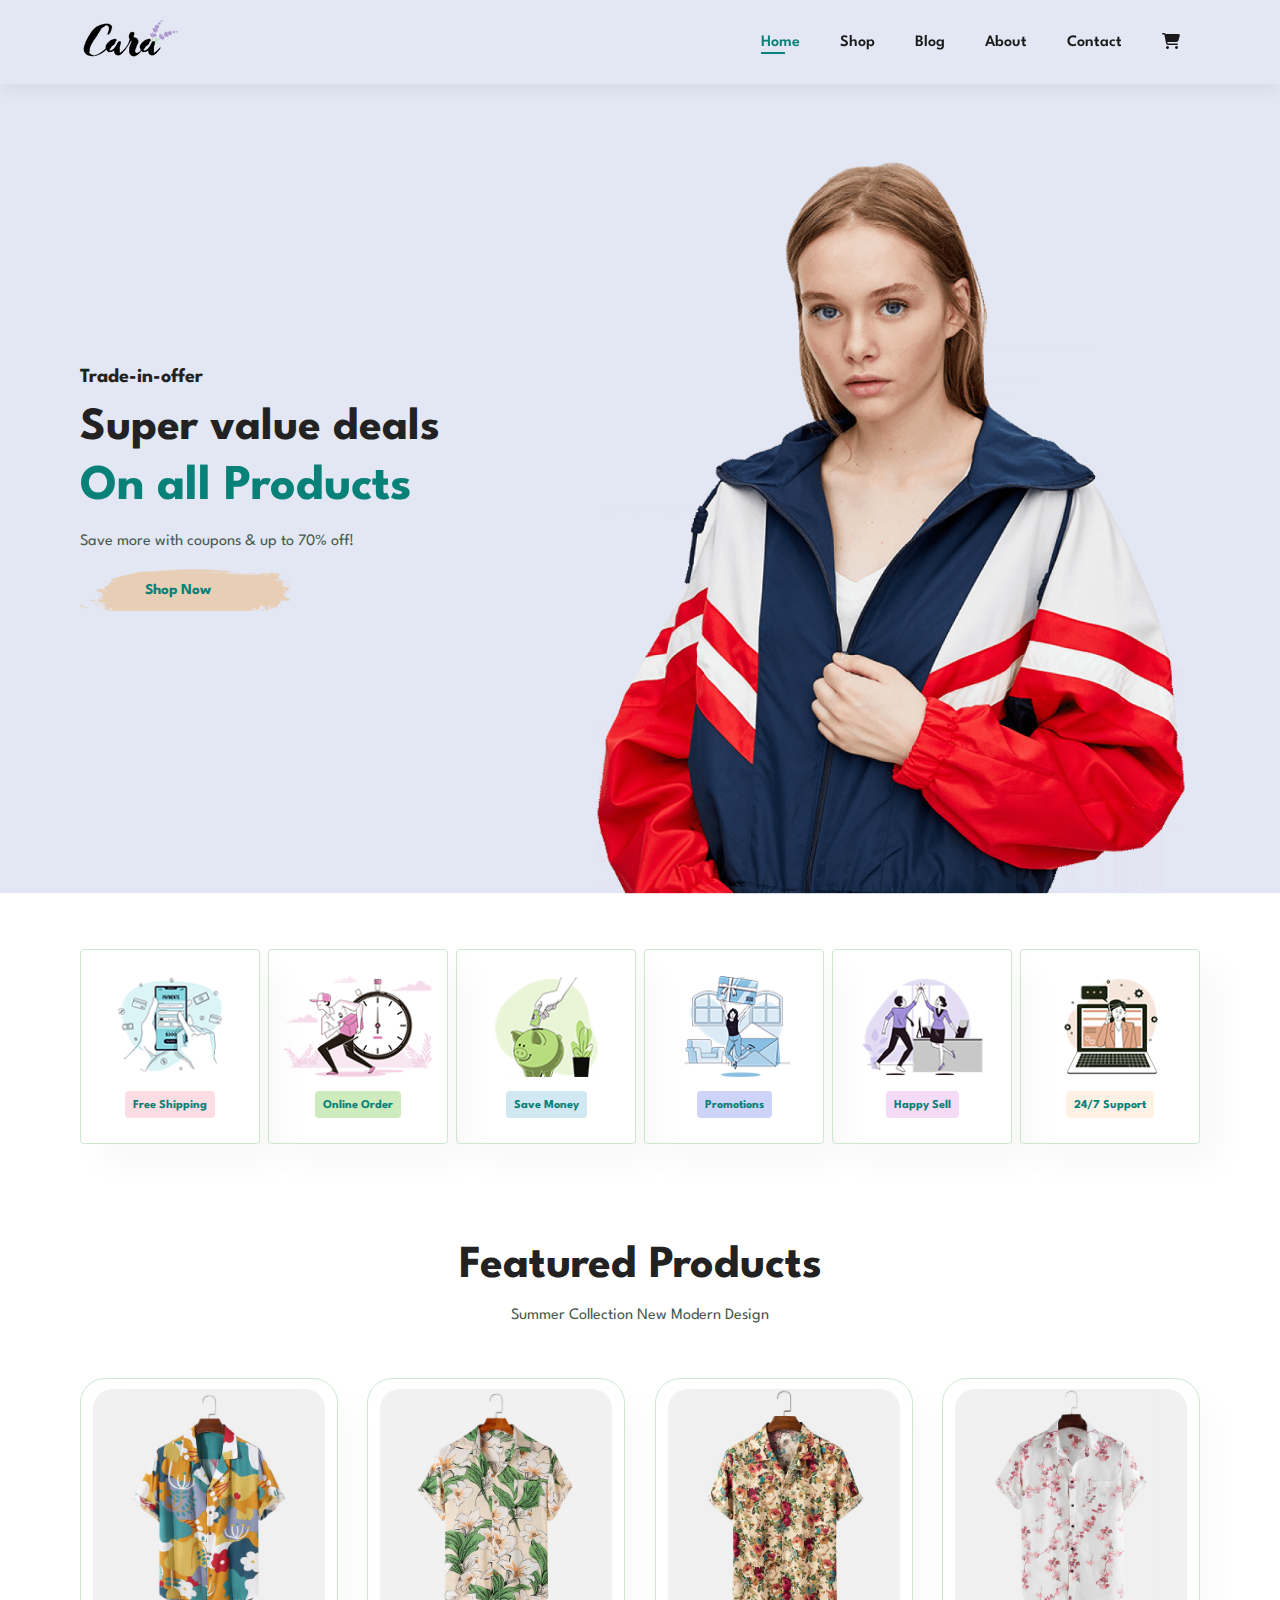
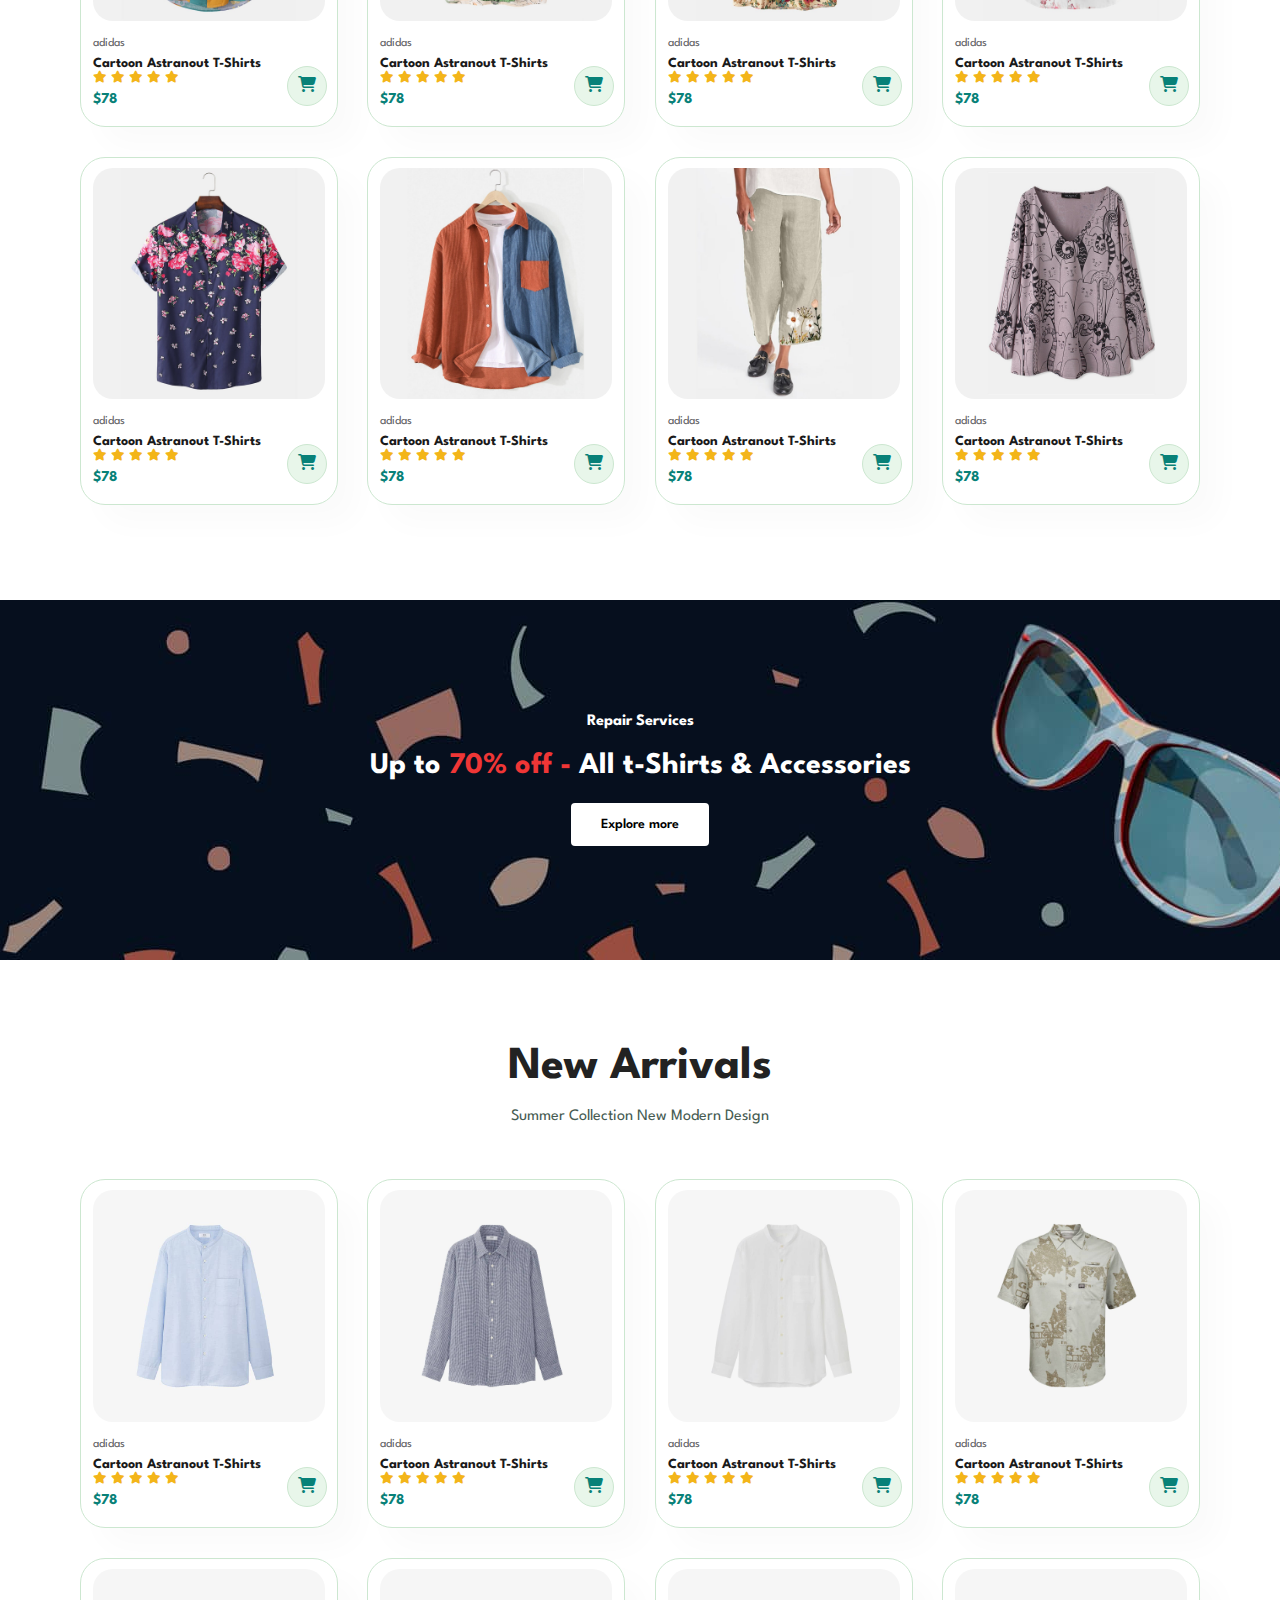
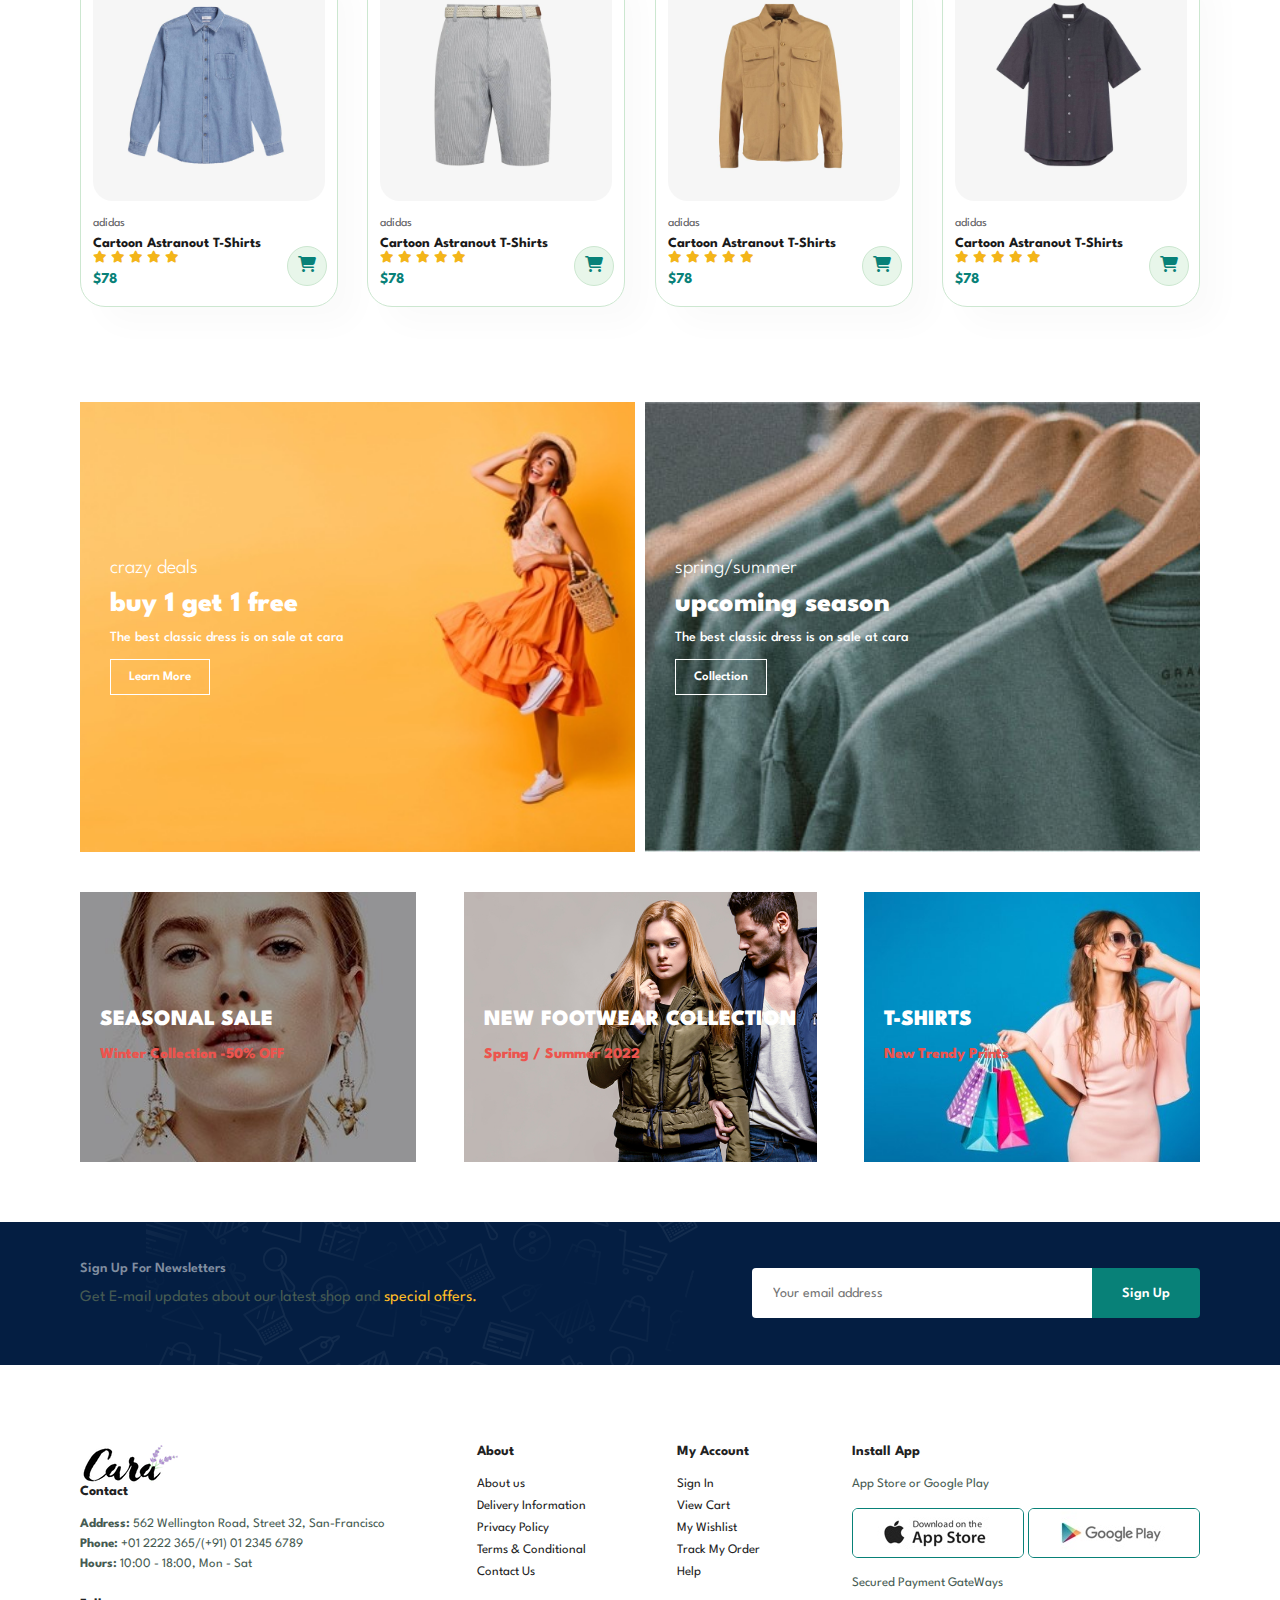
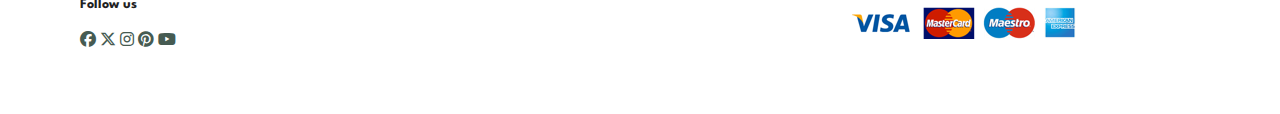
<file: index.html>
<!DOCTYPE html>
<html lang="en">
<head>
    <meta charset="UTF-8">
    <meta name="viewport" content="width=device-width, initial-scale=1.0">
    <title>Document</title>
    <link rel="stylesheet" href="style.css">
    <link rel="stylesheet" href="https://cdnjs.cloudflare.com/ajax/libs/font-awesome/6.4.2/css/all.min.css"/>
</head>
<body>
    
    <section id = "header">
        <a href=""><img src="img/logo.png" class="logo" alt="logo"></a>

        <div>
            <ul id="navbar">
                <li><a class="active" href="index.html">Home</a></li>
                <li><a href="shop.html">Shop</a></li>
                <li><a href="blog.html">Blog</a></li>
                <li><a href="about.html">About</a></li>
                <li><a href="contact.html">Contact</a></li>
                <li id="lg-bag"><a href="cart.html"><i class="fa-solid fa-cart-shopping"></i></a></li>
                <a href="#" id="close" ><i class="far fa-times"></i></a>
            </ul>
        </div>
        <div id="mobile">
            <a href="cart.html"><i class="fa-solid fa-cart-shopping"></i></a>
            <i id="bar" class="fas fa-outdent"></i>
        </div>
    </section>

    <section id="hero">
        <h4>Trade-in-offer</h4>
        <h2>Super value deals</h2>
        <h1>On all Products</h1>
        <p>Save more with coupons & up to 70% off!</p>
        <button>Shop Now</button>
    </section>

    <section id="feature" class="section-p1">
        <div class="fe-box">
            <img src="img/features/f1.png" alt="">
            <h6>Free Shipping</h6>
        </div>
        <div class="fe-box">
            <img src="img/features/f2.png" alt="">
            <h6>Online Order</h6>
        </div>
        <div class="fe-box">
            <img src="img/features/f3.png" alt="">
            <h6>Save Money</h6>
        </div>
        <div class="fe-box">
            <img src="img/features/f4.png" alt="">
            <h6>Promotions</h6>
        </div>
        <div class="fe-box">
            <img src="img/features/f5.png" alt="">
            <h6>Happy Sell</h6>
        </div>
        <div class="fe-box">
            <img src="img/features/f6.png" alt="">
            <h6>24/7 Support</h6>
        </div>
    </section>

    <section id="product1" class="section-p1">
        <h2>Featured Products</h2>
        <p>Summer Collection New Modern Design</p>
        <div class="pro-container">
            <div class="pro">
                <img src="img/products/f1.jpg" alt="">
                <div class="des">
                    <span>adidas</span>
                    <h5>Cartoon Astranout T-Shirts</h5>
                    <div class="star">
                        <i class="fas fa-star"></i>
                        <i class="fas fa-star"></i>
                        <i class="fas fa-star"></i>
                        <i class="fas fa-star"></i>
                        <i class="fas fa-star"></i>
                    </div>
                    <h4>$78</h4>
                </div>
                <a href="" class="cart"><i class="fa-solid fa-cart-shopping"></i></a>
            </div>
            <div class="pro">
                <img src="img/products/f2.jpg" alt="">
                <div class="des">
                    <span>adidas</span>
                    <h5>Cartoon Astranout T-Shirts</h5>
                    <div class="star">
                        <i class="fas fa-star"></i>
                        <i class="fas fa-star"></i>
                        <i class="fas fa-star"></i>
                        <i class="fas fa-star"></i>
                        <i class="fas fa-star"></i>
                    </div>
                    <h4>$78</h4>
                </div>
                <a href="" class="cart"><i class="fa-solid fa-cart-shopping"></i></a>
            </div>
            <div class="pro">
                <img src="img/products/f3.jpg" alt="">
                <div class="des">
                    <span>adidas</span>
                    <h5>Cartoon Astranout T-Shirts</h5>
                    <div class="star">
                        <i class="fas fa-star"></i>
                        <i class="fas fa-star"></i>
                        <i class="fas fa-star"></i>
                        <i class="fas fa-star"></i>
                        <i class="fas fa-star"></i>
                    </div>
                    <h4>$78</h4>
                </div>
                <a href="" class="cart"><i class="fa-solid fa-cart-shopping"></i></a>
            </div>
            <div class="pro">
                <img src="img/products/f4.jpg" alt="">
                <div class="des">
                    <span>adidas</span>
                    <h5>Cartoon Astranout T-Shirts</h5>
                    <div class="star">
                        <i class="fas fa-star"></i>
                        <i class="fas fa-star"></i>
                        <i class="fas fa-star"></i>
                        <i class="fas fa-star"></i>
                        <i class="fas fa-star"></i>
                    </div>
                    <h4>$78</h4>
                </div>
                <a href="" class="cart"><i class="fa-solid fa-cart-shopping"></i></a>
            </div>
            <div class="pro">
                <img src="img/products/f5.jpg" alt="">
                <div class="des">
                    <span>adidas</span>
                    <h5>Cartoon Astranout T-Shirts</h5>
                    <div class="star">
                        <i class="fas fa-star"></i>
                        <i class="fas fa-star"></i>
                        <i class="fas fa-star"></i>
                        <i class="fas fa-star"></i>
                        <i class="fas fa-star"></i>
                    </div>
                    <h4>$78</h4>
                </div>
                <a href="" class="cart"><i class="fa-solid fa-cart-shopping"></i></a>
            </div>
            <div class="pro">
                <img src="img/products/f6.jpg" alt="">
                <div class="des">
                    <span>adidas</span>
                    <h5>Cartoon Astranout T-Shirts</h5>
                    <div class="star">
                        <i class="fas fa-star"></i>
                        <i class="fas fa-star"></i>
                        <i class="fas fa-star"></i>
                        <i class="fas fa-star"></i>
                        <i class="fas fa-star"></i>
                    </div>
                    <h4>$78</h4>
                </div>
                <a href="" class="cart"><i class="fa-solid fa-cart-shopping"></i></a>
            </div>
            <div class="pro">
                <img src="img/products/f7.jpg" alt="">
                <div class="des">
                    <span>adidas</span>
                    <h5>Cartoon Astranout T-Shirts</h5>
                    <div class="star">
                        <i class="fas fa-star"></i>
                        <i class="fas fa-star"></i>
                        <i class="fas fa-star"></i>
                        <i class="fas fa-star"></i>
                        <i class="fas fa-star"></i>
                    </div>
                    <h4>$78</h4>
                </div>
                <a href="" class="cart"><i class="fa-solid fa-cart-shopping"></i></a>
            </div>
            <div class="pro">
                <img src="img/products/f8.jpg" alt="">
                <div class="des">
                    <span>adidas</span>
                    <h5>Cartoon Astranout T-Shirts</h5>
                    <div class="star">
                        <i class="fas fa-star"></i>
                        <i class="fas fa-star"></i>
                        <i class="fas fa-star"></i>
                        <i class="fas fa-star"></i>
                        <i class="fas fa-star"></i>
                    </div>
                    <h4>$78</h4>
                </div>
                <a href="#" class="cart"><i class="fa-solid fa-cart-shopping"></i></a>
            </div>
        </div>
    </section>

    <section id="banner" class="section-m1">
        <h4>Repair Services</h4>
        <h2>Up to <span>70% off -</span> All t-Shirts & Accessories</h2>
        <button class="normal">Explore more</button>
    </section>

    <section id="product1" class="section-p1">
        <h2>New Arrivals</h2>
        <p>Summer Collection New Modern Design</p>
        <div class="pro-container">
            <div class="pro">
                <img src="img/products/n1.jpg" alt="">
                <div class="des">
                    <span>adidas</span>
                    <h5>Cartoon Astranout T-Shirts</h5>
                    <div class="star">
                        <i class="fas fa-star"></i>
                        <i class="fas fa-star"></i>
                        <i class="fas fa-star"></i>
                        <i class="fas fa-star"></i>
                        <i class="fas fa-star"></i>
                    </div>
                    <h4>$78</h4>
                </div>
                <a href="" class="cart"><i class="fa-solid fa-cart-shopping"></i></a>
            </div>
            <div class="pro">
                <img src="img/products/n2.jpg" alt="">
                <div class="des">
                    <span>adidas</span>
                    <h5>Cartoon Astranout T-Shirts</h5>
                    <div class="star">
                        <i class="fas fa-star"></i>
                        <i class="fas fa-star"></i>
                        <i class="fas fa-star"></i>
                        <i class="fas fa-star"></i>
                        <i class="fas fa-star"></i>
                    </div>
                    <h4>$78</h4>
                </div>
                <a href="" class="cart"><i class="fa-solid fa-cart-shopping"></i></a>
            </div>
            <div class="pro">
                <img src="img/products/n3.jpg" alt="">
                <div class="des">
                    <span>adidas</span>
                    <h5>Cartoon Astranout T-Shirts</h5>
                    <div class="star">
                        <i class="fas fa-star"></i>
                        <i class="fas fa-star"></i>
                        <i class="fas fa-star"></i>
                        <i class="fas fa-star"></i>
                        <i class="fas fa-star"></i>
                    </div>
                    <h4>$78</h4>
                </div>
                <a href="" class="cart"><i class="fa-solid fa-cart-shopping"></i></a>
            </div>
            <div class="pro">
                <img src="img/products/n4.jpg" alt="">
                <div class="des">
                    <span>adidas</span>
                    <h5>Cartoon Astranout T-Shirts</h5>
                    <div class="star">
                        <i class="fas fa-star"></i>
                        <i class="fas fa-star"></i>
                        <i class="fas fa-star"></i>
                        <i class="fas fa-star"></i>
                        <i class="fas fa-star"></i>
                    </div>
                    <h4>$78</h4>
                </div>
                <a href="" class="cart"><i class="fa-solid fa-cart-shopping"></i></a>
            </div>
            <div class="pro">
                <img src="img/products/n5.jpg" alt="">
                <div class="des">
                    <span>adidas</span>
                    <h5>Cartoon Astranout T-Shirts</h5>
                    <div class="star">
                        <i class="fas fa-star"></i>
                        <i class="fas fa-star"></i>
                        <i class="fas fa-star"></i>
                        <i class="fas fa-star"></i>
                        <i class="fas fa-star"></i>
                    </div>
                    <h4>$78</h4>
                </div>
                <a href="" class="cart"><i class="fa-solid fa-cart-shopping"></i></a>
            </div>
            <div class="pro">
                <img src="img/products/n6.jpg" alt="">
                <div class="des">
                    <span>adidas</span>
                    <h5>Cartoon Astranout T-Shirts</h5>
                    <div class="star">
                        <i class="fas fa-star"></i>
                        <i class="fas fa-star"></i>
                        <i class="fas fa-star"></i>
                        <i class="fas fa-star"></i>
                        <i class="fas fa-star"></i>
                    </div>
                    <h4>$78</h4>
                </div>
                <a href="" class="cart"><i class="fa-solid fa-cart-shopping"></i></a>
            </div>
            <div class="pro">
                <img src="img/products/n7.jpg" alt="">
                <div class="des">
                    <span>adidas</span>
                    <h5>Cartoon Astranout T-Shirts</h5>
                    <div class="star">
                        <i class="fas fa-star"></i>
                        <i class="fas fa-star"></i>
                        <i class="fas fa-star"></i>
                        <i class="fas fa-star"></i>
                        <i class="fas fa-star"></i>
                    </div>
                    <h4>$78</h4>
                </div>
                <a href="" class="cart"><i class="fa-solid fa-cart-shopping"></i></a>
            </div>
            <div class="pro">
                <img src="img/products/n8.jpg" alt="">
                <div class="des">
                    <span>adidas</span>
                    <h5>Cartoon Astranout T-Shirts</h5>
                    <div class="star">
                        <i class="fas fa-star"></i>
                        <i class="fas fa-star"></i>
                        <i class="fas fa-star"></i>
                        <i class="fas fa-star"></i>
                        <i class="fas fa-star"></i>
                    </div>
                    <h4>$78</h4>
                </div>
                <a href="#" class="cart"><i class="fa-solid fa-cart-shopping"></i></a>
            </div>
        </div>
    </section>

    <section id="sm-banner" class="section-p1">
        <div class="banner-box">
            <h4>crazy deals</h4>
            <h2>buy 1 get 1 free</h2>
            <span>The best classic dress is on sale at cara</span>
            <button class="white">Learn More</button>
        </div>
        <div class="banner-box banner-box2">
            <h4>spring/summer</h4>
            <h2>upcoming season</h2>
            <span>The best classic dress is on sale at cara</span>
            <button class="white">Collection</button>
        </div>
    </section>

    <section id="banner3">
        <div class="banner-box ">
            <h2>SEASONAL SALE</h2>
            <h3>Winter Collection -50% OFF</h3>
        </div>
        <div class="banner-box banner-box2">
            <h2>NEW FOOTWEAR COLLECTION</h2>
            <h3>Spring / Summer 2022</h3>
        </div>
        <div class="banner-box banner-box3">
            <h2>T-SHIRTS</h2>
            <h3>New Trendy Prints</h3>
        </div>
    </section>

    <section id="newsletter" class="section-p1 section-m1" >
        <div class="newstext">
            <h4>Sign Up For Newsletters</h4>
            <p>Get E-mail updates about our latest shop and <span>special offers.</span></p>
        </div>
        <div class="form">
            <input type="text" placeholder="Your email address">
            <button class="normal">Sign Up</button>
        </div>
    </section>

    <footer class="section-p1">
        <div class="col">
            <img src="img/logo.png" alt="">
            <h4>Contact</h4>
            <p><strong>Address: </strong>562 Wellington Road, Street 32, San-Francisco</p>
            <p><strong>Phone: </strong>+01 2222 365/(+91) 01 2345 6789</p>
            <p><strong>Hours: </strong>10:00 - 18:00, Mon - Sat</p>
            <div class="follow">
                <h4>Follow us</h4>
                <div class="icon">
                    <i class="fa-brands fa-facebook"></i>
                    <i class="fa-brands fa-x-twitter"></i>
                    <i class="fa-brands fa-instagram"></i>
                    <i class="fa-brands fa-pinterest"></i>
                    <i class="fa-brands fa-youtube"></i>
                </div>
            </div>
        </div>

        <div class="col">
            <h4>About</h4>
            <a href="#">About us</a>
            <a href="#">Delivery Information</a>
            <a href="#">Privacy Policy</a>
            <a href="#">Terms & Conditional</a>
            <a href="#">Contact Us</a>
        </div>

        <div class="col">
            <h4>My Account</h4>
            <a href="#">Sign In</a>
            <a href="#">View Cart</a>
            <a href="#">My Wishlist</a>
            <a href="#">Track My Order</a>
            <a href="#">Help</a>
        </div>

        <div class="col install">
            <h4>Install App</h4>
            <p>App Store or Google Play</p>
            <div class="row">
                <img src="img/pay/app.jpg" alt="">
                <img src="img/pay/play.jpg" alt="">
            </div>
            <p>Secured Payment GateWays</p>
            <img src="img/pay/pay.png" alt="">
        </div>

    </footer>

    <script src="script.js"></script>
</body>
</html>
</file>
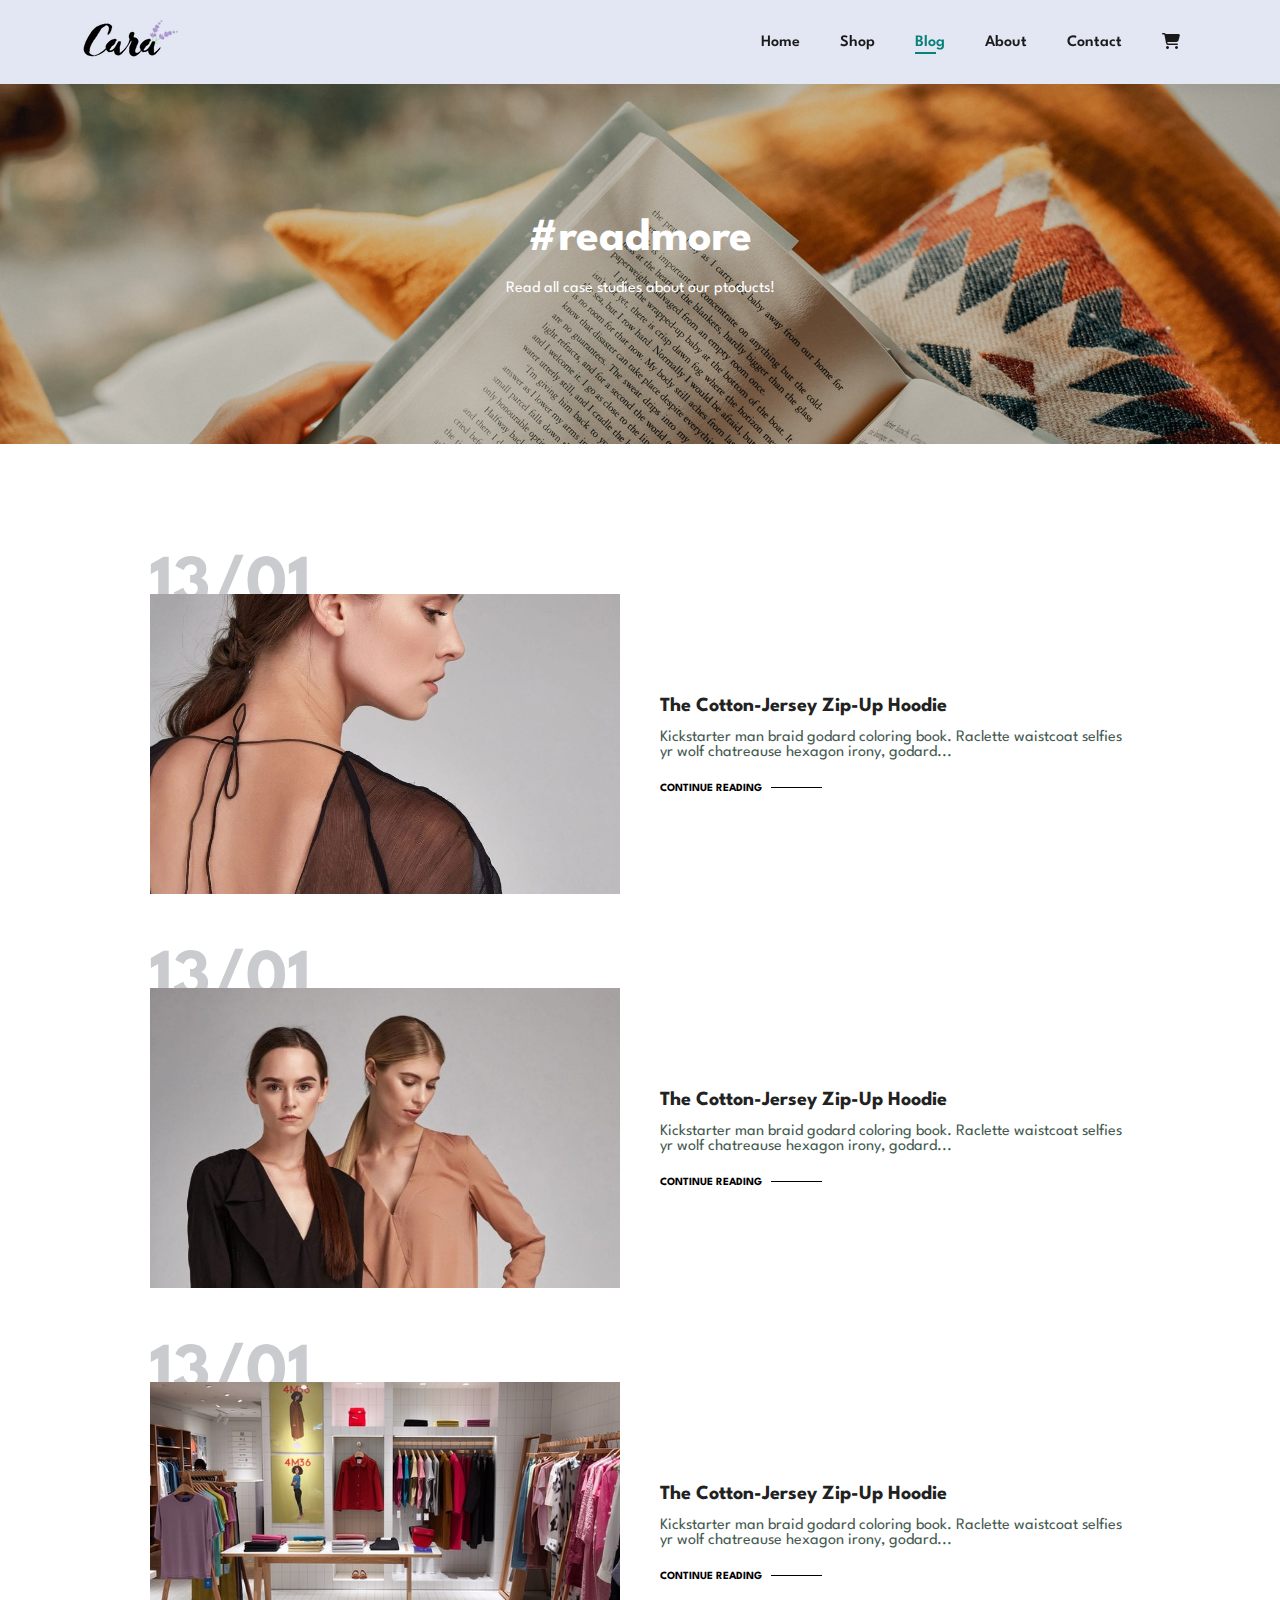
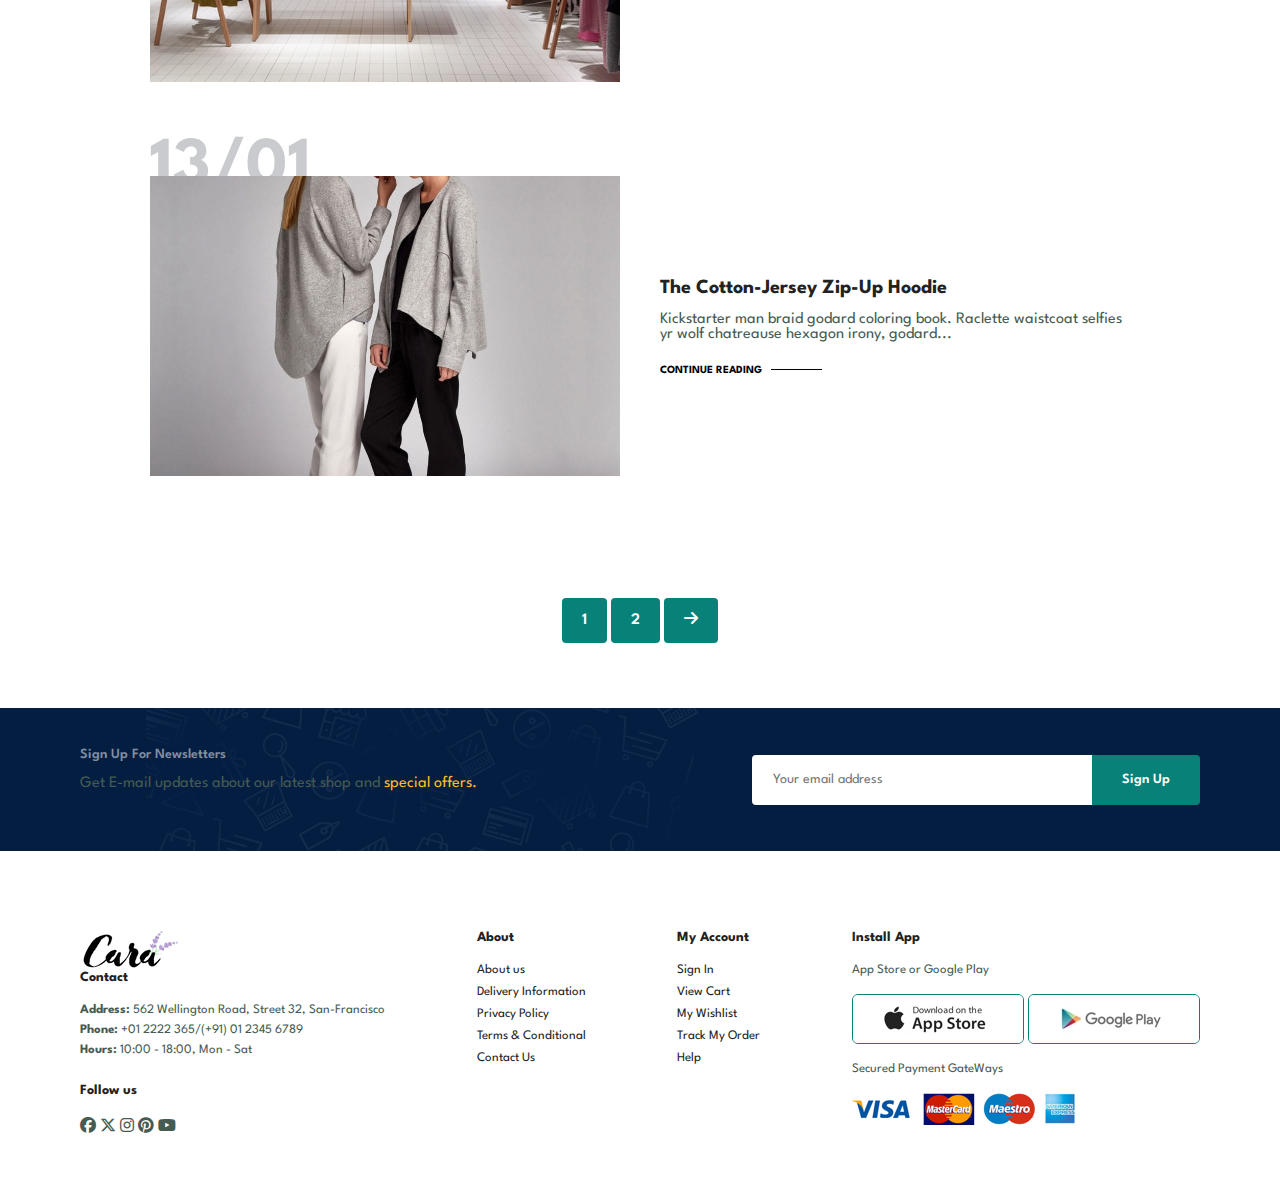
<file: blog.html>
<!DOCTYPE html>
<html lang="en">
<head>
    <meta charset="UTF-8">
    <meta name="viewport" content="width=device-width, initial-scale=1.0">
    <title>Document</title>
    <link rel="stylesheet" href="style.css">
    <link rel="stylesheet" href="https://cdnjs.cloudflare.com/ajax/libs/font-awesome/6.4.2/css/all.min.css"/>
</head>
<body>
    
    <section id = "header">
        <a href=""><img src="img/logo.png" class="logo" alt="logo"></a>

        <div>
            <ul id="navbar">
                <li><a href="index.html">Home</a></li>
                <li><a href="shop.html">Shop</a></li>
                <li><a class="active" href="blog.html">Blog</a></li>
                <li><a href="about.html">About</a></li>
                <li><a href="contact.html">Contact</a></li>
                <li id="lg-bag"><a href="cart.html"><i class="fa-solid fa-cart-shopping"></i></a></li>
                <a href="#" id="close" ><i class="far fa-times"></i></a>
            </ul>
        </div>
        <div id="mobile">
            <a href="cart.html"><i class="fa-solid fa-cart-shopping"></i></a>
            <i id="bar" class="fas fa-outdent"></i>
        </div>
    </section>

    <section id="page-header" class="blog-header">
        
        <h2>#readmore</h2>
        
        <p>Read all case studies about our ptoducts! </p>
        
    </section>

    <section id="blog">
        <div class="blog-box">
            <div class="blog-img">
                <img src="img/blog/b1.jpg" alt="">
            </div>
            <div class="blog-details">
                <h4>The Cotton-Jersey Zip-Up Hoodie</h4>
                <p>Kickstarter man braid godard coloring book. 
                    Raclette waistcoat selfies yr wolf chatreause 
                    hexagon irony, godard...</p>
                <a href="#">CONTINUE READING</a>
            </div>
            <h1>13/01</h1>
        </div>
        <div class="blog-box">
            <div class="blog-img">
                <img src="img/blog/b2.jpg" alt="">
            </div>
            <div class="blog-details">
                <h4>The Cotton-Jersey Zip-Up Hoodie</h4>
                <p>Kickstarter man braid godard coloring book. 
                    Raclette waistcoat selfies yr wolf chatreause 
                    hexagon irony, godard...</p>
                <a href="#">CONTINUE READING</a>
            </div>
            <h1>13/01</h1>
        </div>
        <div class="blog-box">
            <div class="blog-img">
                <img src="img/blog/b3.jpg" alt="">
            </div>
            <div class="blog-details">
                <h4>The Cotton-Jersey Zip-Up Hoodie</h4>
                <p>Kickstarter man braid godard coloring book. 
                    Raclette waistcoat selfies yr wolf chatreause 
                    hexagon irony, godard...</p>
                <a href="#">CONTINUE READING</a>
            </div>
            <h1>13/01</h1>
        </div>
        <div class="blog-box">
            <div class="blog-img">
                <img src="img/blog/b4.jpg" alt="">
            </div>
            <div class="blog-details">
                <h4>The Cotton-Jersey Zip-Up Hoodie</h4>
                <p>Kickstarter man braid godard coloring book. 
                    Raclette waistcoat selfies yr wolf chatreause 
                    hexagon irony, godard...</p>
                <a href="#">CONTINUE READING</a>
            </div>
            <h1>13/01</h1>
        </div>
    </section>

    <section id="pagination" class="section-p1">
        <a href="#">1</a>
        <a href="#">2</a>
        <a href="#"><i class="fa-solid fa-arrow-right"></i></a>
    </section>

    <section id="newsletter" class="section-p1 section-m1" >
        <div class="newstext">
            <h4>Sign Up For Newsletters</h4>
            <p>Get E-mail updates about our latest shop and <span>special offers.</span></p>
        </div>
        <div class="form">
            <input type="text" placeholder="Your email address">
            <button class="normal">Sign Up</button>
        </div>
    </section>

    <footer class="section-p1">
        <div class="col">
            <img src="img/logo.png" alt="">
            <h4>Contact</h4>
            <p><strong>Address: </strong>562 Wellington Road, Street 32, San-Francisco</p>
            <p><strong>Phone: </strong>+01 2222 365/(+91) 01 2345 6789</p>
            <p><strong>Hours: </strong>10:00 - 18:00, Mon - Sat</p>
            <div class="follow">
                <h4>Follow us</h4>
                <div class="icon">
                    <i class="fa-brands fa-facebook"></i>
                    <i class="fa-brands fa-x-twitter"></i>
                    <i class="fa-brands fa-instagram"></i>
                    <i class="fa-brands fa-pinterest"></i>
                    <i class="fa-brands fa-youtube"></i>
                </div>
            </div>
        </div>

        <div class="col">
            <h4>About</h4>
            <a href="#">About us</a>
            <a href="#">Delivery Information</a>
            <a href="#">Privacy Policy</a>
            <a href="#">Terms & Conditional</a>
            <a href="#">Contact Us</a>
        </div>

        <div class="col">
            <h4>My Account</h4>
            <a href="#">Sign In</a>
            <a href="#">View Cart</a>
            <a href="#">My Wishlist</a>
            <a href="#">Track My Order</a>
            <a href="#">Help</a>
        </div>

        <div class="col install">
            <h4>Install App</h4>
            <p>App Store or Google Play</p>
            <div class="row">
                <img src="img/pay/app.jpg" alt="">
                <img src="img/pay/play.jpg" alt="">
            </div>
            <p>Secured Payment GateWays</p>
            <img src="img/pay/pay.png" alt="">
        </div>

    </footer>

    <script src="script.js"></script>
</body>
</html>
</file>
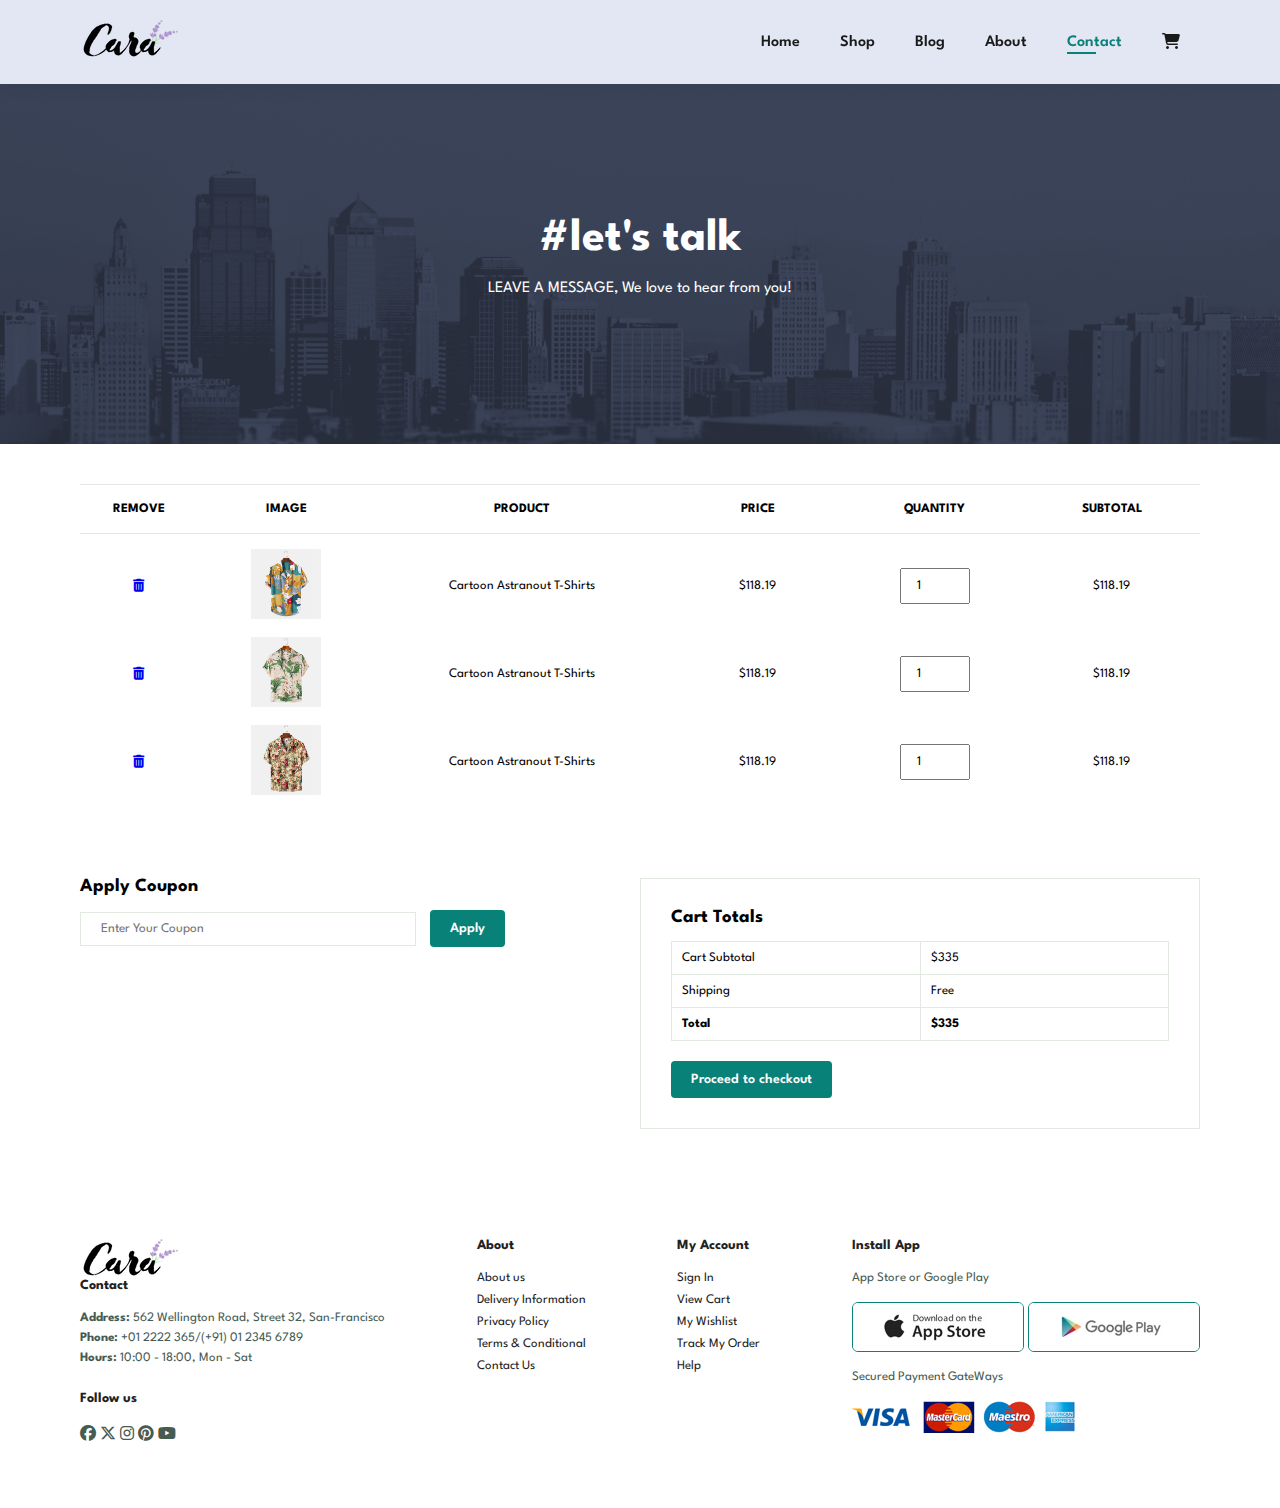
<file: cart.html>
<!DOCTYPE html>
<html lang="en">
<head>
    <meta charset="UTF-8">
    <meta name="viewport" content="width=device-width, initial-scale=1.0">
    <title>Document</title>
    <link rel="stylesheet" href="style.css">
    <link rel="stylesheet" href="https://cdnjs.cloudflare.com/ajax/libs/font-awesome/6.4.2/css/all.min.css"/>
</head>
<body>
    
    <section id = "header">
        <a href=""><img src="img/logo.png" class="logo" alt="logo"></a>

        <div>
            <ul id="navbar">
                <li><a href="index.html">Home</a></li>
                <li><a href="shop.html">Shop</a></li>
                <li><a href="blog.html">Blog</a></li>
                <li><a href="about.html">About</a></li>
                <li><a class="active" href="contact.html">Contact</a></li>
                <li class="active" id="lg-bag"><a href="cart.html"><i class="fa-solid fa-cart-shopping"></i></a></li>
                <a href="#" id="close" ><i class="far fa-times"></i></a>
            </ul>
        </div>
        <div id="mobile">
            <a href="cart.html"><i class="fa-solid fa-cart-shopping"></i></a>
            <i id="bar" class="fas fa-outdent"></i>
        </div>
    </section>

    <section id="page-header" class="about-header">
        
        <h2>#let's talk</h2>
        
        <p>LEAVE A MESSAGE, We love to hear from you!</p>
        
    </section>

    <section id="cart" class="section-p1">
        <table width="100%">
            <thead>
                <tr>
                    <td>Remove</td>
                    <td>Image</td>
                    <td>Product</td>
                    <td>Price</td>
                    <td>Quantity</td>
                    <td>Subtotal</td>
                </tr>
            </thead>
            <tbody>
                <tr>
                    <td><a href="#"><i class="fa-solid fa-trash-can"></i></a></td>
                    <td><img src="img/products/f1.jpg" alt=""></td>
                    <td>Cartoon Astranout T-Shirts</td>
                    <td>$118.19</td>
                    <td><input type="number" value="1"></td>
                    <td>$118.19</td>
                </tr>
                <tr>
                    <td><a href="#"><i class="fa-solid fa-trash-can"></i></a></td>
                    <td><img src="img/products/f2.jpg" alt=""></td>
                    <td>Cartoon Astranout T-Shirts</td>
                    <td>$118.19</td>
                    <td><input type="number" value="1"></td>
                    <td>$118.19</td>
                </tr>
                <tr>
                    <td><a href="#"><i class="fa-solid fa-trash-can"></i></a></td>
                    <td><img src="img/products/f3.jpg" alt=""></td>
                    <td>Cartoon Astranout T-Shirts</td>
                    <td>$118.19</td>
                    <td><input type="number" value="1"></td>
                    <td>$118.19</td>
                </tr>
            </tbody>
        </table>
    </section>

    <section id="cart-add" class="section-p1">
        <div id="coupon">
            <h3>Apply Coupon</h3>
            <div>
                <input type="text" placeholder="Enter Your Coupon">
                <button class="normal">Apply</button>
            </div>
        </div>

        <div id="subtotal">
            <h3>Cart Totals</h3>
            <table>
                <tr>
                    <td>Cart Subtotal</td>
                    <td>$335</td>
                </tr>
                <tr>
                    <td>Shipping</td>
                    <td>Free</td>
                </tr>
                <tr>
                    <td><strong>Total</strong></td>
                    <td><strong>$335</strong></td>
                </tr>
            </table>
            <button class="normal">Proceed to checkout</button>
        </div>
    </section>

    <footer class="section-p1">
        <div class="col">
            <img src="img/logo.png" alt="">
            <h4>Contact</h4>
            <p><strong>Address: </strong>562 Wellington Road, Street 32, San-Francisco</p>
            <p><strong>Phone: </strong>+01 2222 365/(+91) 01 2345 6789</p>
            <p><strong>Hours: </strong>10:00 - 18:00, Mon - Sat</p>
            <div class="follow">
                <h4>Follow us</h4>
                <div class="icon">
                    <i class="fa-brands fa-facebook"></i>
                    <i class="fa-brands fa-x-twitter"></i>
                    <i class="fa-brands fa-instagram"></i>
                    <i class="fa-brands fa-pinterest"></i>
                    <i class="fa-brands fa-youtube"></i>
                </div>
            </div>
        </div>

        <div class="col">
            <h4>About</h4>
            <a href="#">About us</a>
            <a href="#">Delivery Information</a>
            <a href="#">Privacy Policy</a>
            <a href="#">Terms & Conditional</a>
            <a href="#">Contact Us</a>
        </div>

        <div class="col">
            <h4>My Account</h4>
            <a href="#">Sign In</a>
            <a href="#">View Cart</a>
            <a href="#">My Wishlist</a>
            <a href="#">Track My Order</a>
            <a href="#">Help</a>
        </div>

        <div class="col install">
            <h4>Install App</h4>
            <p>App Store or Google Play</p>
            <div class="row">
                <img src="img/pay/app.jpg" alt="">
                <img src="img/pay/play.jpg" alt="">
            </div>
            <p>Secured Payment GateWays</p>
            <img src="img/pay/pay.png" alt="">
        </div>

    </footer>

    

    <script src="script.js"></script>
</body>
</html>
</file>
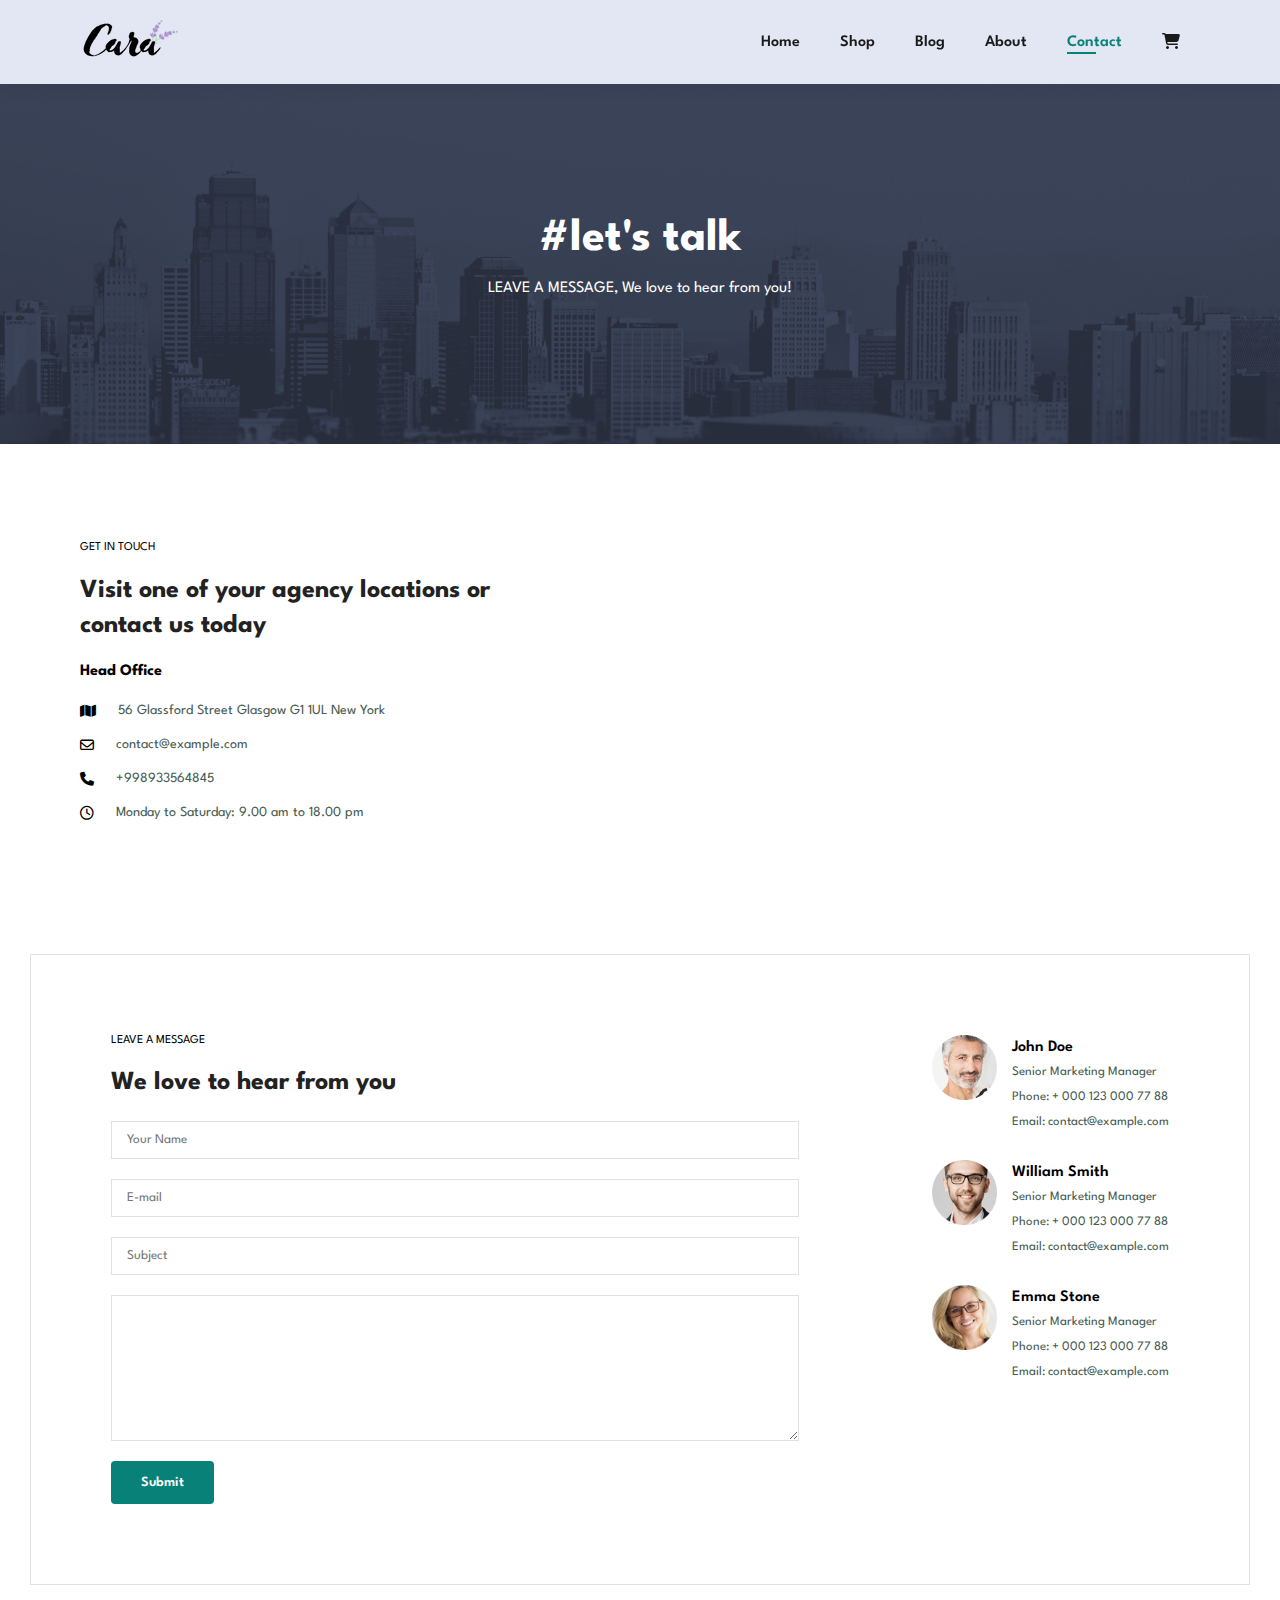
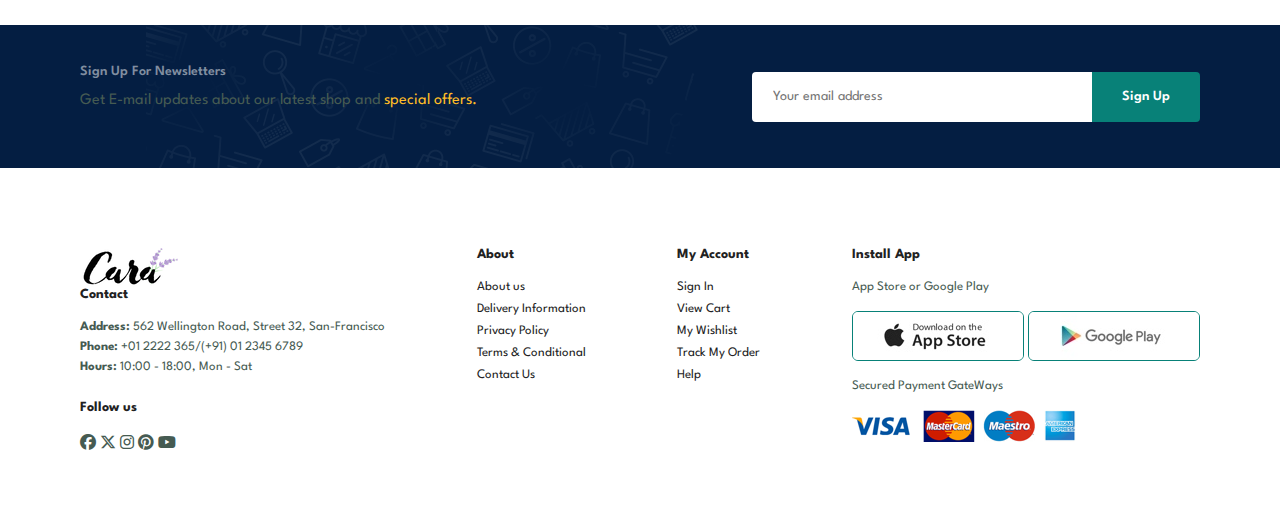
<file: contact.html>
<!DOCTYPE html>
<html lang="en">
<head>
    <meta charset="UTF-8">
    <meta name="viewport" content="width=device-width, initial-scale=1.0">
    <title>Document</title>
    <link rel="stylesheet" href="style.css">
    <link rel="stylesheet" href="https://cdnjs.cloudflare.com/ajax/libs/font-awesome/6.4.2/css/all.min.css"/>
</head>
<body>
    
    <section id = "header">
        <a href=""><img src="img/logo.png" class="logo" alt="logo"></a>

        <div>
            <ul id="navbar">
                <li><a href="index.html">Home</a></li>
                <li><a href="shop.html">Shop</a></li>
                <li><a href="blog.html">Blog</a></li>
                <li><a href="about.html">About</a></li>
                <li><a class="active" href="contact.html">Contact</a></li>
                <li id="lg-bag"><a href="cart.html"><i class="fa-solid fa-cart-shopping"></i></a></li>
                <a href="#" id="close" ><i class="far fa-times"></i></a>
            </ul>
        </div>
        <div id="mobile">
            <a href="cart.html"><i class="fa-solid fa-cart-shopping"></i></a>
            <i id="bar" class="fas fa-outdent"></i>
        </div>
    </section>

    <section id="page-header" class="about-header">
        
        <h2>#let's talk</h2>
        
        <p>LEAVE A MESSAGE, We love to hear from you!</p>
        
    </section>

    <section id="contact-details" class="section-p1">
        <div class="details">
            <span>GET IN TOUCH</span>
            <h2>Visit one of your agency locations or contact us today</h2>
            <h3>Head Office</h3>
            <div>
                <li>
                    <i class="fa-solid fa-map"></i>
                    <p>
                        56 Glassford Street Glasgow G1 1UL New York
                    </p>
                </li>
                <li>
                    <i class="fa-regular fa-envelope"></i>
                    <p>
                        contact@example.com
                    </p>
                </li>
                <li>
                    <i class="fa-solid fa-phone"></i>
                    <p>
                        +998933564845
                    </p>
                </li>
                <li>
                    <i class="fa-regular fa-clock"></i>
                    <p>
                        Monday to Saturday: 9.00 am to 18.00 pm
                    </p>
                </li>
            </div>
        </div>

        <div class="map">
            <iframe src="https://www.google.com/maps/embed?pb=!1m18!1m12!1m3!1d2998.5871740915827!2d69.20144087544264!3d41.274323671314434!2m3!1f0!2f0!3f0!3m2!1i1024!2i768!4f13.1!3m3!1m2!1s0x38ae8b3f93f4966f%3A0x46154ae9b74663fd!2sChilonzor%20Metro!5e0!3m2!1sru!2s!4v1695879224404!5m2!1sru!2s" width="600" height="450" style="border:0;" allowfullscreen="" loading="lazy" referrerpolicy="no-referrer-when-downgrade"></iframe>
        </div>
    </section>

    <section id="form-details">
        <form action="">
            <span>LEAVE A MESSAGE</span>
            <h2>We love to hear from you</h2>
            <input type="text" placeholder="Your Name">
            <input type="text" placeholder="E-mail">
            <input type="text" placeholder="Subject">
            <textarea name="" id="" cols="30" rows="10" placeholder="Your message">
            </textarea>
            <button class="normal">Submit</button>
        </form>

        <div class="people">
            <div>
                <img src="img/people/1.png" alt="">
                <p><span>John Doe</span> Senior Marketing Manager <br>
                 Phone: + 000 123 000 77 88 <br> Email: contact@example.com</p>
            </div>
            <div>
                <img src="img/people/2.png" alt="">
                <p><span>William Smith</span> Senior Marketing Manager <br>
                 Phone: + 000 123 000 77 88 <br> Email: contact@example.com</p>
            </div>
            <div>
                <img src="img/people/3.png" alt="">
                <p><span>Emma Stone</span> Senior Marketing Manager <br>
                 Phone: + 000 123 000 77 88 <br> Email: contact@example.com</p>
            </div>
        </div>
    </section>

    <section id="newsletter" class="section-p1 section-m1" >
        <div class="newstext">
            <h4>Sign Up For Newsletters</h4>
            <p>Get E-mail updates about our latest shop and <span>special offers.</span></p>
        </div>
        <div class="form">
            <input type="text" placeholder="Your email address">
            <button class="normal">Sign Up</button>
        </div>
    </section>

    <footer class="section-p1">
        <div class="col">
            <img src="img/logo.png" alt="">
            <h4>Contact</h4>
            <p><strong>Address: </strong>562 Wellington Road, Street 32, San-Francisco</p>
            <p><strong>Phone: </strong>+01 2222 365/(+91) 01 2345 6789</p>
            <p><strong>Hours: </strong>10:00 - 18:00, Mon - Sat</p>
            <div class="follow">
                <h4>Follow us</h4>
                <div class="icon">
                    <i class="fa-brands fa-facebook"></i>
                    <i class="fa-brands fa-x-twitter"></i>
                    <i class="fa-brands fa-instagram"></i>
                    <i class="fa-brands fa-pinterest"></i>
                    <i class="fa-brands fa-youtube"></i>
                </div>
            </div>
        </div>

        <div class="col">
            <h4>About</h4>
            <a href="#">About us</a>
            <a href="#">Delivery Information</a>
            <a href="#">Privacy Policy</a>
            <a href="#">Terms & Conditional</a>
            <a href="#">Contact Us</a>
        </div>

        <div class="col">
            <h4>My Account</h4>
            <a href="#">Sign In</a>
            <a href="#">View Cart</a>
            <a href="#">My Wishlist</a>
            <a href="#">Track My Order</a>
            <a href="#">Help</a>
        </div>

        <div class="col install">
            <h4>Install App</h4>
            <p>App Store or Google Play</p>
            <div class="row">
                <img src="img/pay/app.jpg" alt="">
                <img src="img/pay/play.jpg" alt="">
            </div>
            <p>Secured Payment GateWays</p>
            <img src="img/pay/pay.png" alt="">
        </div>

    </footer>

    

    <script src="script.js"></script>
</body>
</html>
</file>
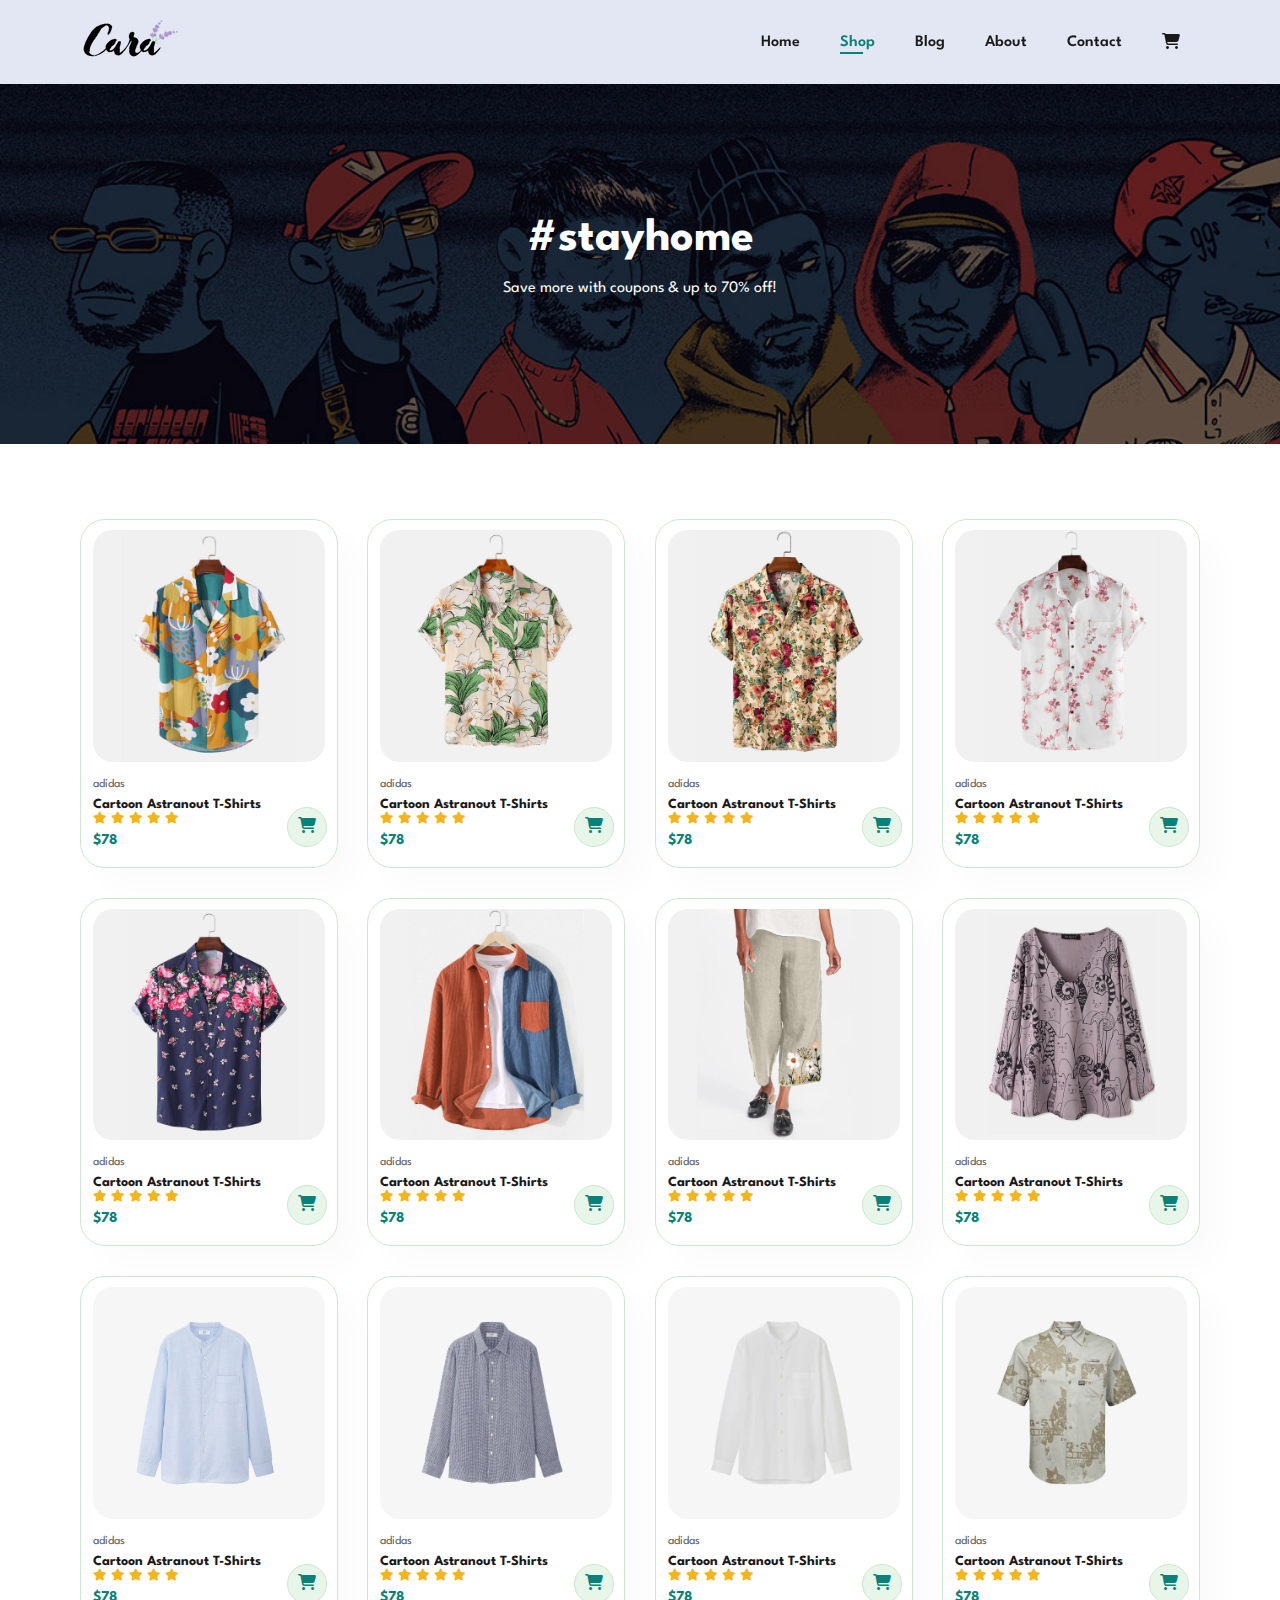
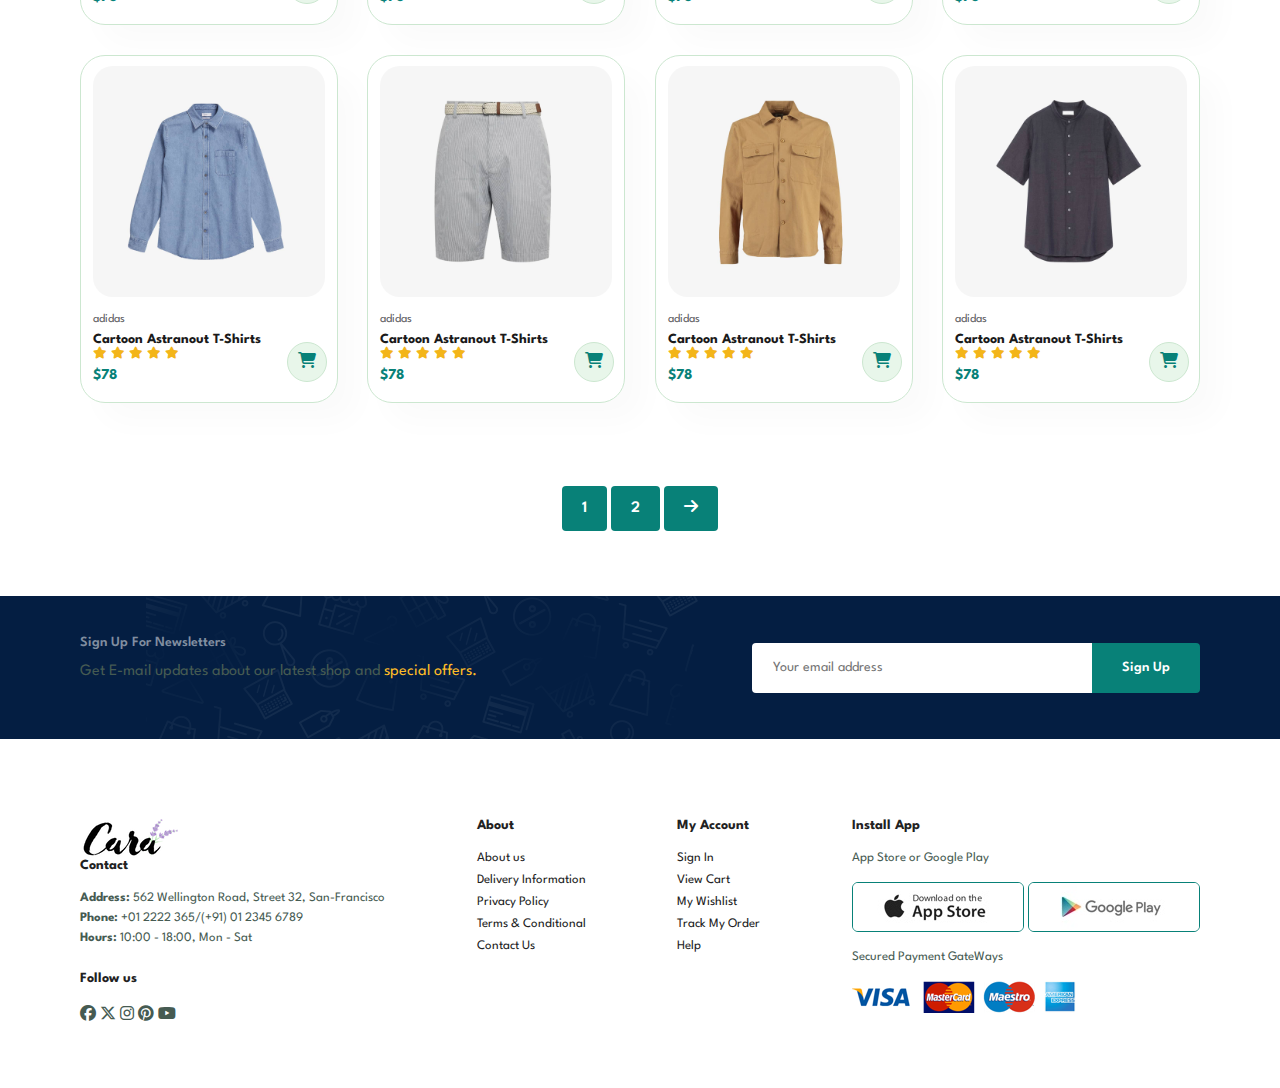
<file: shop.html>
<!DOCTYPE html>
<html lang="en">
<head>
    <meta charset="UTF-8">
    <meta name="viewport" content="width=device-width, initial-scale=1.0">
    <title>Document</title>
    <link rel="stylesheet" href="style.css">
    <link rel="stylesheet" href="https://cdnjs.cloudflare.com/ajax/libs/font-awesome/6.4.2/css/all.min.css"/>
</head>
<body>
    
    <section id = "header">
        <a href=""><img src="img/logo.png" class="logo" alt="logo"></a>

        <div>
            <ul id="navbar">
                <li><a href="index.html">Home</a></li>
                <li><a class="active" href="shop.html">Shop</a></li>
                <li><a href="blog.html">Blog</a></li>
                <li><a href="about.html">About</a></li>
                <li><a href="contact.html">Contact</a></li>
                <li id="lg-bag"><a href="cart.html"><i class="fa-solid fa-cart-shopping"></i></a></li>
                <a href="#" id="close" ><i class="far fa-times"></i></a>
            </ul>
        </div>
        <div id="mobile">
            <a href="cart.html"><i class="fa-solid fa-cart-shopping"></i></a>
            <i id="bar" class="fas fa-outdent"></i>
        </div>
    </section>

    <section id="page-header">
        
        <h2>#stayhome</h2>
        
        <p>Save more with coupons & up to 70% off!</p>
        
    </section>

    <section id="product1" class="section-p1">
        
        <div class="pro-container">
            <div class="pro" onclick="window.location.href='sproduct.html'">
                <img src="img/products/f1.jpg" alt="">
                <div class="des">
                    <span>adidas</span>
                    <h5>Cartoon Astranout T-Shirts</h5>
                    <div class="star">
                        <i class="fas fa-star"></i>
                        <i class="fas fa-star"></i>
                        <i class="fas fa-star"></i>
                        <i class="fas fa-star"></i>
                        <i class="fas fa-star"></i>
                    </div>
                    <h4>$78</h4>
                </div>
                <a href="" class="cart"><i class="fa-solid fa-cart-shopping"></i></a>
            </div>
            <div class="pro">
                <img src="img/products/f2.jpg" alt="">
                <div class="des">
                    <span>adidas</span>
                    <h5>Cartoon Astranout T-Shirts</h5>
                    <div class="star">
                        <i class="fas fa-star"></i>
                        <i class="fas fa-star"></i>
                        <i class="fas fa-star"></i>
                        <i class="fas fa-star"></i>
                        <i class="fas fa-star"></i>
                    </div>
                    <h4>$78</h4>
                </div>
                <a href="" class="cart"><i class="fa-solid fa-cart-shopping"></i></a>
            </div>
            <div class="pro">
                <img src="img/products/f3.jpg" alt="">
                <div class="des">
                    <span>adidas</span>
                    <h5>Cartoon Astranout T-Shirts</h5>
                    <div class="star">
                        <i class="fas fa-star"></i>
                        <i class="fas fa-star"></i>
                        <i class="fas fa-star"></i>
                        <i class="fas fa-star"></i>
                        <i class="fas fa-star"></i>
                    </div>
                    <h4>$78</h4>
                </div>
                <a href="" class="cart"><i class="fa-solid fa-cart-shopping"></i></a>
            </div>
            <div class="pro">
                <img src="img/products/f4.jpg" alt="">
                <div class="des">
                    <span>adidas</span>
                    <h5>Cartoon Astranout T-Shirts</h5>
                    <div class="star">
                        <i class="fas fa-star"></i>
                        <i class="fas fa-star"></i>
                        <i class="fas fa-star"></i>
                        <i class="fas fa-star"></i>
                        <i class="fas fa-star"></i>
                    </div>
                    <h4>$78</h4>
                </div>
                <a href="" class="cart"><i class="fa-solid fa-cart-shopping"></i></a>
            </div>
            <div class="pro">
                <img src="img/products/f5.jpg" alt="">
                <div class="des">
                    <span>adidas</span>
                    <h5>Cartoon Astranout T-Shirts</h5>
                    <div class="star">
                        <i class="fas fa-star"></i>
                        <i class="fas fa-star"></i>
                        <i class="fas fa-star"></i>
                        <i class="fas fa-star"></i>
                        <i class="fas fa-star"></i>
                    </div>
                    <h4>$78</h4>
                </div>
                <a href="" class="cart"><i class="fa-solid fa-cart-shopping"></i></a>
            </div>
            <div class="pro">
                <img src="img/products/f6.jpg" alt="">
                <div class="des">
                    <span>adidas</span>
                    <h5>Cartoon Astranout T-Shirts</h5>
                    <div class="star">
                        <i class="fas fa-star"></i>
                        <i class="fas fa-star"></i>
                        <i class="fas fa-star"></i>
                        <i class="fas fa-star"></i>
                        <i class="fas fa-star"></i>
                    </div>
                    <h4>$78</h4>
                </div>
                <a href="" class="cart"><i class="fa-solid fa-cart-shopping"></i></a>
            </div>
            <div class="pro">
                <img src="img/products/f7.jpg" alt="">
                <div class="des">
                    <span>adidas</span>
                    <h5>Cartoon Astranout T-Shirts</h5>
                    <div class="star">
                        <i class="fas fa-star"></i>
                        <i class="fas fa-star"></i>
                        <i class="fas fa-star"></i>
                        <i class="fas fa-star"></i>
                        <i class="fas fa-star"></i>
                    </div>
                    <h4>$78</h4>
                </div>
                <a href="" class="cart"><i class="fa-solid fa-cart-shopping"></i></a>
            </div>
            <div class="pro">
                <img src="img/products/f8.jpg" alt="">
                <div class="des">
                    <span>adidas</span>
                    <h5>Cartoon Astranout T-Shirts</h5>
                    <div class="star">
                        <i class="fas fa-star"></i>
                        <i class="fas fa-star"></i>
                        <i class="fas fa-star"></i>
                        <i class="fas fa-star"></i>
                        <i class="fas fa-star"></i>
                    </div>
                    <h4>$78</h4>
                </div>
                <a href="#" class="cart"><i class="fa-solid fa-cart-shopping"></i></a>
            </div>
            <div class="pro">
                <img src="img/products/n1.jpg" alt="">
                <div class="des">
                    <span>adidas</span>
                    <h5>Cartoon Astranout T-Shirts</h5>
                    <div class="star">
                        <i class="fas fa-star"></i>
                        <i class="fas fa-star"></i>
                        <i class="fas fa-star"></i>
                        <i class="fas fa-star"></i>
                        <i class="fas fa-star"></i>
                    </div>
                    <h4>$78</h4>
                </div>
                <a href="" class="cart"><i class="fa-solid fa-cart-shopping"></i></a>
            </div>
            <div class="pro">
                <img src="img/products/n2.jpg" alt="">
                <div class="des">
                    <span>adidas</span>
                    <h5>Cartoon Astranout T-Shirts</h5>
                    <div class="star">
                        <i class="fas fa-star"></i>
                        <i class="fas fa-star"></i>
                        <i class="fas fa-star"></i>
                        <i class="fas fa-star"></i>
                        <i class="fas fa-star"></i>
                    </div>
                    <h4>$78</h4>
                </div>
                <a href="" class="cart"><i class="fa-solid fa-cart-shopping"></i></a>
            </div>
            <div class="pro">
                <img src="img/products/n3.jpg" alt="">
                <div class="des">
                    <span>adidas</span>
                    <h5>Cartoon Astranout T-Shirts</h5>
                    <div class="star">
                        <i class="fas fa-star"></i>
                        <i class="fas fa-star"></i>
                        <i class="fas fa-star"></i>
                        <i class="fas fa-star"></i>
                        <i class="fas fa-star"></i>
                    </div>
                    <h4>$78</h4>
                </div>
                <a href="" class="cart"><i class="fa-solid fa-cart-shopping"></i></a>
            </div>
            <div class="pro">
                <img src="img/products/n4.jpg" alt="">
                <div class="des">
                    <span>adidas</span>
                    <h5>Cartoon Astranout T-Shirts</h5>
                    <div class="star">
                        <i class="fas fa-star"></i>
                        <i class="fas fa-star"></i>
                        <i class="fas fa-star"></i>
                        <i class="fas fa-star"></i>
                        <i class="fas fa-star"></i>
                    </div>
                    <h4>$78</h4>
                </div>
                <a href="" class="cart"><i class="fa-solid fa-cart-shopping"></i></a>
            </div>
            <div class="pro">
                <img src="img/products/n5.jpg" alt="">
                <div class="des">
                    <span>adidas</span>
                    <h5>Cartoon Astranout T-Shirts</h5>
                    <div class="star">
                        <i class="fas fa-star"></i>
                        <i class="fas fa-star"></i>
                        <i class="fas fa-star"></i>
                        <i class="fas fa-star"></i>
                        <i class="fas fa-star"></i>
                    </div>
                    <h4>$78</h4>
                </div>
                <a href="" class="cart"><i class="fa-solid fa-cart-shopping"></i></a>
            </div>
            <div class="pro">
                <img src="img/products/n6.jpg" alt="">
                <div class="des">
                    <span>adidas</span>
                    <h5>Cartoon Astranout T-Shirts</h5>
                    <div class="star">
                        <i class="fas fa-star"></i>
                        <i class="fas fa-star"></i>
                        <i class="fas fa-star"></i>
                        <i class="fas fa-star"></i>
                        <i class="fas fa-star"></i>
                    </div>
                    <h4>$78</h4>
                </div>
                <a href="" class="cart"><i class="fa-solid fa-cart-shopping"></i></a>
            </div>
            <div class="pro">
                <img src="img/products/n7.jpg" alt="">
                <div class="des">
                    <span>adidas</span>
                    <h5>Cartoon Astranout T-Shirts</h5>
                    <div class="star">
                        <i class="fas fa-star"></i>
                        <i class="fas fa-star"></i>
                        <i class="fas fa-star"></i>
                        <i class="fas fa-star"></i>
                        <i class="fas fa-star"></i>
                    </div>
                    <h4>$78</h4>
                </div>
                <a href="" class="cart"><i class="fa-solid fa-cart-shopping"></i></a>
            </div>
            <div class="pro">
                <img src="img/products/n8.jpg" alt="">
                <div class="des">
                    <span>adidas</span>
                    <h5>Cartoon Astranout T-Shirts</h5>
                    <div class="star">
                        <i class="fas fa-star"></i>
                        <i class="fas fa-star"></i>
                        <i class="fas fa-star"></i>
                        <i class="fas fa-star"></i>
                        <i class="fas fa-star"></i>
                    </div>
                    <h4>$78</h4>
                </div>
                <a href="#" class="cart"><i class="fa-solid fa-cart-shopping"></i></a>
            </div>
        </div>
    </section>

    <section id="pagination" class="section-p1">
        <a href="#">1</a>
        <a href="#">2</a>
        <a href="#"><i class="fa-solid fa-arrow-right"></i></i></a>
    </section>

    <section id="newsletter" class="section-p1 section-m1" >
        <div class="newstext">
            <h4>Sign Up For Newsletters</h4>
            <p>Get E-mail updates about our latest shop and <span>special offers.</span></p>
        </div>
        <div class="form">
            <input type="text" placeholder="Your email address">
            <button class="normal">Sign Up</button>
        </div>
    </section>

    <footer class="section-p1">
        <div class="col">
            <img src="img/logo.png" alt="">
            <h4>Contact</h4>
            <p><strong>Address: </strong>562 Wellington Road, Street 32, San-Francisco</p>
            <p><strong>Phone: </strong>+01 2222 365/(+91) 01 2345 6789</p>
            <p><strong>Hours: </strong>10:00 - 18:00, Mon - Sat</p>
            <div class="follow">
                <h4>Follow us</h4>
                <div class="icon">
                    <i class="fa-brands fa-facebook"></i>
                    <i class="fa-brands fa-x-twitter"></i>
                    <i class="fa-brands fa-instagram"></i>
                    <i class="fa-brands fa-pinterest"></i>
                    <i class="fa-brands fa-youtube"></i>
                </div>
            </div>
        </div>

        <div class="col">
            <h4>About</h4>
            <a href="#">About us</a>
            <a href="#">Delivery Information</a>
            <a href="#">Privacy Policy</a>
            <a href="#">Terms & Conditional</a>
            <a href="#">Contact Us</a>
        </div>

        <div class="col">
            <h4>My Account</h4>
            <a href="#">Sign In</a>
            <a href="#">View Cart</a>
            <a href="#">My Wishlist</a>
            <a href="#">Track My Order</a>
            <a href="#">Help</a>
        </div>

        <div class="col install">
            <h4>Install App</h4>
            <p>App Store or Google Play</p>
            <div class="row">
                <img src="img/pay/app.jpg" alt="">
                <img src="img/pay/play.jpg" alt="">
            </div>
            <p>Secured Payment GateWays</p>
            <img src="img/pay/pay.png" alt="">
        </div>

    </footer>

    <script src="script.js"></script>
</body>
</html>
</file>
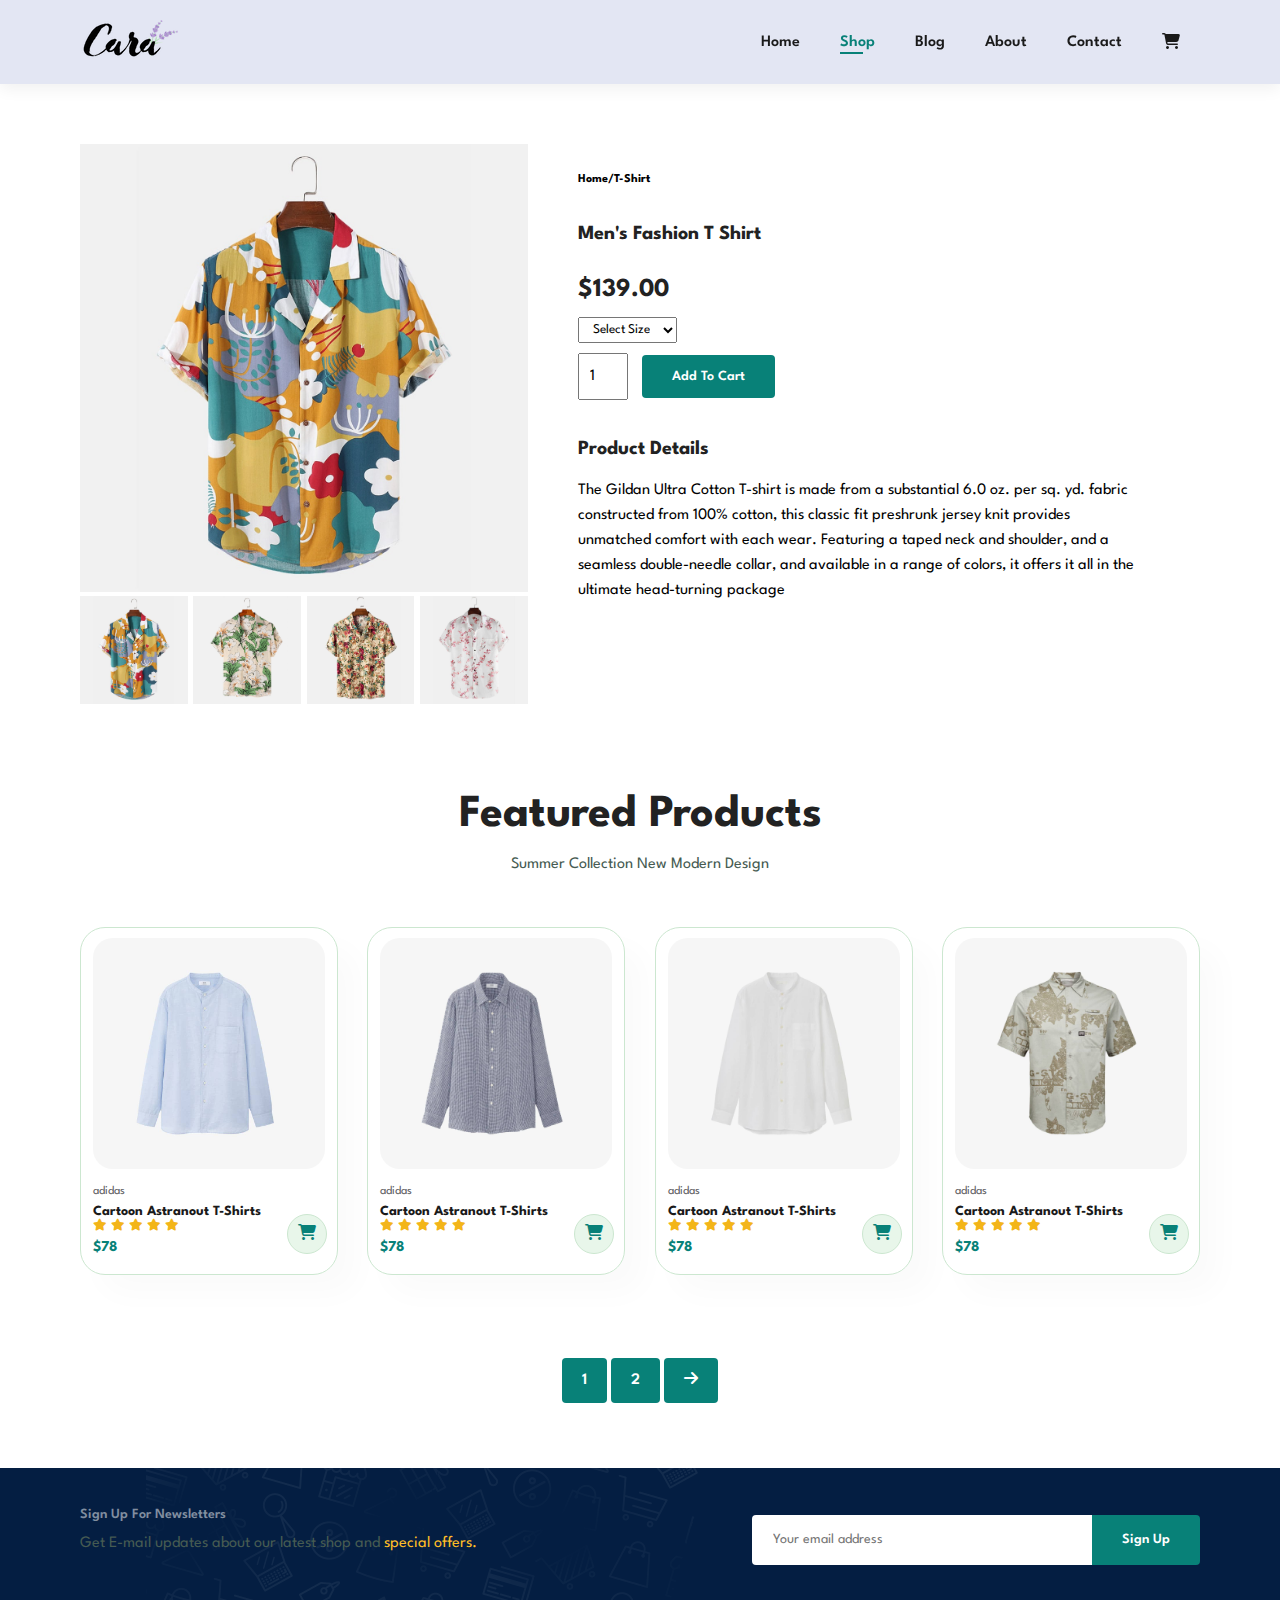
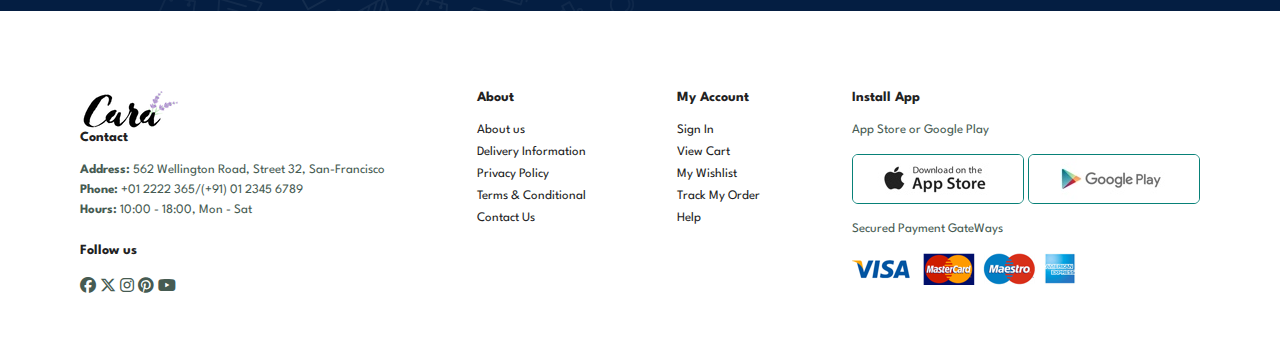
<file: sproduct.html>
<!DOCTYPE html>
<html lang="en">
<head>
    <meta charset="UTF-8">
    <meta name="viewport" content="width=device-width, initial-scale=1.0">
    <title>Document</title>
    <link rel="stylesheet" href="style.css">
    <link rel="stylesheet" href="https://cdnjs.cloudflare.com/ajax/libs/font-awesome/6.4.2/css/all.min.css"/>
</head>
<body>
    
    <section id = "header">
        <a href=""><img src="img/logo.png" class="logo" alt="logo"></a>

        <div>
            <ul id="navbar">
                <li><a href="index.html">Home</a></li>
                <li><a class="active" href="shop.html">Shop</a></li>
                <li><a href="blog.html">Blog</a></li>
                <li><a href="about.html">About</a></li>
                <li><a href="contact.html">Contact</a></li>
                <li id="lg-bag"><a href="cart.html"><i class="fa-solid fa-cart-shopping"></i></a></li>
                <a href="#" id="close" ><i class="far fa-times"></i></a>
            </ul>
        </div>
        <div id="mobile">
            <a href="cart.html"><i class="fa-solid fa-cart-shopping"></i></a>
            <i id="bar" class="fas fa-outdent"></i>
        </div>
    </section>

    <section id="prodetails" class="section-p1">
        <div class="single-pro-image">
            <img src="img/products/f1.jpg" width="100%" id="MainImg" alt="">
            <div class="small-img-group">
                <div class="small-img-col">
                    <img src="img/products/f1.jpg" width="100%" class="small-img" alt="">
                </div>
                <div class="small-img-col">
                    <img src="img/products/f2.jpg" width="100%" class="small-img" alt="">
                </div>
                <div class="small-img-col">
                    <img src="img/products/f3.jpg" width="100%" class="small-img" alt="">
                </div>
                <div class="small-img-col">
                    <img src="img/products/f4.jpg" width="100%" class="small-img" alt="">
                </div>
            </div>
        </div>

        <div class="single-pro-details">
            <h6>Home/T-Shirt</h6>
            <h4>Men's Fashion T Shirt</h4>
            <h2>$139.00</h2>
            <select>
                <option>Select Size</option>
                <option>XL</option>
                <option>XXL</option>
                <option>Small</option>
                <option>Large</option>
            </select>
            <input type="number" value="1">
            <button class="normal">Add To Cart</button>
            <h4>Product Details</h4>
            <span>The Gildan Ultra Cotton T-shirt is made 
                from a substantial 6.0 oz. per sq. yd. fabric 
                constructed from 100% cotton, this classic 
                fit preshrunk jersey knit provides unmatched
                comfort with each wear. Featuring a taped neck
                and shoulder, and a seamless double-needle collar,
                and available in a range of colors, it offers
                it all in the ultimate head-turning package</span>
        </div>
    </section>

    <section id="product1" class="section-p1">
        <h2>Featured Products</h2>
        <p>Summer Collection New Modern Design</p>
        <div class="pro-container">
            <div class="pro">
                <img src="img/products/n1.jpg" alt="">
                <div class="des">
                    <span>adidas</span>
                    <h5>Cartoon Astranout T-Shirts</h5>
                    <div class="star">
                        <i class="fas fa-star"></i>
                        <i class="fas fa-star"></i>
                        <i class="fas fa-star"></i>
                        <i class="fas fa-star"></i>
                        <i class="fas fa-star"></i>
                    </div>
                    <h4>$78</h4>
                </div>
                <a href="" class="cart"><i class="fa-solid fa-cart-shopping"></i></a>
            </div>
            <div class="pro">
                <img src="img/products/n2.jpg" alt="">
                <div class="des">
                    <span>adidas</span>
                    <h5>Cartoon Astranout T-Shirts</h5>
                    <div class="star">
                        <i class="fas fa-star"></i>
                        <i class="fas fa-star"></i>
                        <i class="fas fa-star"></i>
                        <i class="fas fa-star"></i>
                        <i class="fas fa-star"></i>
                    </div>
                    <h4>$78</h4>
                </div>
                <a href="" class="cart"><i class="fa-solid fa-cart-shopping"></i></a>
            </div>
            <div class="pro">
                <img src="img/products/n3.jpg" alt="">
                <div class="des">
                    <span>adidas</span>
                    <h5>Cartoon Astranout T-Shirts</h5>
                    <div class="star">
                        <i class="fas fa-star"></i>
                        <i class="fas fa-star"></i>
                        <i class="fas fa-star"></i>
                        <i class="fas fa-star"></i>
                        <i class="fas fa-star"></i>
                    </div>
                    <h4>$78</h4>
                </div>
                <a href="" class="cart"><i class="fa-solid fa-cart-shopping"></i></a>
            </div>
            <div class="pro">
                <img src="img/products/n4.jpg" alt="">
                <div class="des">
                    <span>adidas</span>
                    <h5>Cartoon Astranout T-Shirts</h5>
                    <div class="star">
                        <i class="fas fa-star"></i>
                        <i class="fas fa-star"></i>
                        <i class="fas fa-star"></i>
                        <i class="fas fa-star"></i>
                        <i class="fas fa-star"></i>
                    </div>
                    <h4>$78</h4>
                </div>
                <a href="" class="cart"><i class="fa-solid fa-cart-shopping"></i></a>
            </div>
        </div>
    </section>

    <section id="pagination" class="section-p1">
        <a href="#">1</a>
        <a href="#">2</a>
        <a href="#"><i class="fa-solid fa-arrow-right"></i></i></a>
    </section>

    <section id="newsletter" class="section-p1 section-m1" >
        <div class="newstext">
            <h4>Sign Up For Newsletters</h4>
            <p>Get E-mail updates about our latest shop and <span>special offers.</span></p>
        </div>
        <div class="form">
            <input type="text" placeholder="Your email address">
            <button class="normal">Sign Up</button>
        </div>
    </section>

    <footer class="section-p1">
        <div class="col">
            <img src="img/logo.png" alt="">
            <h4>Contact</h4>
            <p><strong>Address: </strong>562 Wellington Road, Street 32, San-Francisco</p>
            <p><strong>Phone: </strong>+01 2222 365/(+91) 01 2345 6789</p>
            <p><strong>Hours: </strong>10:00 - 18:00, Mon - Sat</p>
            <div class="follow">
                <h4>Follow us</h4>
                <div class="icon">
                    <i class="fa-brands fa-facebook"></i>
                    <i class="fa-brands fa-x-twitter"></i>
                    <i class="fa-brands fa-instagram"></i>
                    <i class="fa-brands fa-pinterest"></i>
                    <i class="fa-brands fa-youtube"></i>
                </div>
            </div>
        </div>

        <div class="col">
            <h4>About</h4>
            <a href="#">About us</a>
            <a href="#">Delivery Information</a>
            <a href="#">Privacy Policy</a>
            <a href="#">Terms & Conditional</a>
            <a href="#">Contact Us</a>
        </div>

        <div class="col">
            <h4>My Account</h4>
            <a href="#">Sign In</a>
            <a href="#">View Cart</a>
            <a href="#">My Wishlist</a>
            <a href="#">Track My Order</a>
            <a href="#">Help</a>
        </div>

        <div class="col install">
            <h4>Install App</h4>
            <p>App Store or Google Play</p>
            <div class="row">
                <img src="img/pay/app.jpg" alt="">
                <img src="img/pay/play.jpg" alt="">
            </div>
            <p>Secured Payment GateWays</p>
            <img src="img/pay/pay.png" alt="">
        </div>

    </footer>

    <script>
        let MainImg = document.getElementById("MainImg")
        let smallimg = document.getElementsByClassName("small-img")

        smallimg[0].onclick = function(){
            MainImg.src = smallimg[0].src
        }

        smallimg[1].onclick = function(){
            MainImg.src = smallimg[1].src
        }

        smallimg[2].onclick = function(){
            MainImg.src = smallimg[2].src
        }

        smallimg[3].onclick = function(){
            MainImg.src = smallimg[3].src
        }
    </script>

    <script src="script.js"></script>
</body>
</html>
</file>
<file: style.css>
@import url("https://fonts.googleapis.com/css2?family=Spartan:wght@100;200;300;400;500;600;700;800;900&display=swap");
* {
  margin: 0;
  padding: 0;
  box-sizing: border-box;
  font-family: "Spartan", sans-serif;
}

html {
  scroll-behavior: smooth;
}

/* Global Styles */

h1 {
  font-size: 50px;
  line-height: 64px;
  color: #222;
}

h2 {
  font-size: 46px;
  line-height: 54px;
  color: #222;
}

h4 {
  font-size: 20px;
  color: #222;
}

h6 {
  font-weight: 700;
  font-size: 12px;
}

p {
  font-size: 16px;
  color: #465b52;
  margin: 15px 0 20px 0;
}

.section-p1 {
  padding: 40px 80px;
}

.section-m1 {
  margin: 40px 0;
}

button.normal{
    font-size: 14px;
    font-weight: 600;
    padding: 15px 30px;
    color: #000;
    background-color: #fff;
    border-radius: 4px;
    cursor: pointer;
    border: none;
    outline: none;
    transition: 0.2s;
}

button.white{
    font-size: 13px;
    font-weight: 600;
    padding: 11px 18px;
    color: #fff;
    background-color: transparent;
    cursor: pointer;
    border: 1px solid #fff;
    outline: none;
    transition: 0.2s;
}

body {
  width: 100%;
}

#header{
    display: flex;
    align-items: center;
    justify-content: space-between;
    padding: 20px 80px;
    background: #E3E6F3;
    box-shadow: 0 5px 15px rgba(0,0,0,0.06);
    z-index: 999;
    position: sticky;
    top: 0;
    left: 0;
}
 
#navbar{
    display: flex;
    align-items: center;
    justify-content: center;
} 

 #navbar li{
    list-style: none;
    padding: 0 20px;
    position: relative;
}

#navbar li a{
    text-decoration: none;
    font-size: 16px;
    font-weight: 600;
    color: #1a1a1a;
    transition: 0.3s ease;
}

#navbar li a:hover,
#navbar li a.active{
    color: #088178;
}

#navbar li a.active::after,
#navbar li a:hover::after{
    content: "";
    width: 30%;
    height: 2px;
    background-color: #088178;
    position: absolute;
    bottom: -4px;
    left: 20px;
} 

#mobile{
    display: none;
    align-items: center;
}

#close{
    display: none;
}

#hero{
    background-image: url("img/hero4.png");
    height: 90vh;
    width: 100%;
    background-size: cover;
    background-position: top 25% right 0;
    padding: 0 80px;
    display: flex;
    flex-direction: column;
    align-items: flex-start;
    justify-content: center;
}

#hero h4{
    padding-bottom: 15px;
}

#hero h1{
    color: #088178;
}

#hero button{
    background-image: url("img/button.png");
    background-color: transparent;
    color: #088178;
    border: 0;
    padding: 14px 80px 14px 65px;
    background-repeat: no-repeat;
    cursor: pointer;
    font-weight: 700;
    font-size: 15px;
}

#feature {
    display: flex;
    align-items: center;
    justify-content: space-between;
    flex-wrap: wrap;
}

#feature .fe-box{
    width: 180px;
    text-align: center;
    padding: 25px 15px;
    box-shadow: 20px 20px 34px rgba(0,0,0,0.03);
    border: 1px solid #cce7d0;
    border-radius: 4px;
    margin: 15px 0;
}

#feature .fe-box:hover{
    box-shadow: 10px 10px 54px rgba(70, 62, 221, 0.1);
}

#feature .fe-box img{
    width: 100%;
    margin-bottom: 10px;
}

#feature .fe-box h6{
    display: inline-block;
    padding: 9px 8px 6px 8px;
    line-height: 1;
    border-radius: 4px;
    color: #088178;
    background-color: #fddde4;
}

#feature .fe-box:nth-child(2) h6{
    background-color: #cdebbc;
}

#feature .fe-box:nth-child(3) h6{
    background-color: #d1e8f2;
}

#feature .fe-box:nth-child(4) h6{
    background-color: #cdd4f8;
}

#feature .fe-box:nth-child(5) h6{
    background-color: #f6dbf6;
}

#feature .fe-box:nth-child(6) h6{
    background-color: #fff2e5;
}

#product1{
    text-align: center;
}

#product1 .pro-container{
    display: flex;
    justify-content: space-between;
    padding-top: 20px;
    flex-wrap: wrap;
}

#product1 .pro{
    width: 23%;
    min-width: 250px;
    padding: 10px 12px;
    border: 1px solid #cce7d0;
    border-radius: 25px;
    cursor: pointer;
    box-shadow: 20px 20px 30px rgba(0,0,0,0.02);
    margin: 15px 0;
    transition: 0.2s ease;
    position: relative;
}

#product1 .pro img{
    width: 100%;
    border-radius: 20px;
}

#product1 .pro:hover{
    box-shadow: 20px 20px 30px rgba(0,0,0,0.06);
}

#product1 .pro .des{
    text-align: start;
    padding: 10px 0;
}

#product1 .pro .des span{
    color: #606063;
    font-size: 12px;
}

#product1 .pro .des h5{
    padding-top: 7px;
    color: #1a1a1a;
    font-size: 14px;
}

#product1 .pro .des i{
    font-size: 12px;
    color: rgb(243,0181, 25);
}

#product1 .pro .des h4{
    padding-top: 7px;
    font-size: 15px;
    font-weight: 700;
    color: #088178;
}

#product1 .pro .cart{
    width: 40px;
    height: 40px;
    line-height: 40px;
    border-radius: 50px;
    background-color: #e8f6ea;
    font-weight: 500;
    color: #088178;
    border: 1px solid #cce7d0;
    position: absolute;
    bottom: 20px;
    right: 10px;
}

#banner{
    display: flex;
    flex-direction: column;
    justify-content: center;
    align-items: center;
    text-align: center;
    background-image: url("img/banner/b2.jpg");
    width: 100%;
    height: 40vh;
    background-size: cover;
    background-position: center;
}

#banner h4{
    color: #fff;
    font-size: 16px;
}

#banner h2{
    color: #fff;
    font-size: 30px;
    padding: 10px 0;
}

#banner h2 span{
    color: #ef3636;
}

#banner button:hover{
    background: #088178;
    color: #fff;
}

#sm-banner {
    display: flex;
    justify-content: space-between;
    flex-wrap: wrap;
}

#sm-banner .banner-box{
    display: flex;
    flex-direction: column;
    justify-content: center;
    align-items: flex-start;
    background-image: url("img/banner/b17.jpg");
    min-width: 555px;
    height: 50vh;
    background-size: cover;
    background-position: center;
    padding: 30px;
}

#sm-banner h4{
    color: #fff;
    font-size: 20px;
    font-weight: 300;
}

#sm-banner h2{
    color: #fff;
    font-size: 28px;
    font-weight: 800;
}

#sm-banner span{
    color: #fff;
    font-size: 14px;
    font-weight: 500;
    padding-bottom: 15px;
}

#sm-banner .banner-box:hover button{
    background: #088178;
    border: 1px solid #088178;
}

#sm-banner .banner-box2{
    background-image: url("img/banner/b10.jpg");
}

#banner3 .banner-box{
    display: flex;
    flex-direction: column;
    justify-content: center;
    align-items: flex-start;
    background-image: url("img/banner/b7.jpg");
    min-width: 30%;
    height: 30vh;
    background-size: cover;
    background-position: center;
    padding: 20px;
    margin-bottom: 20px;
}

#banner3{
    display: flex;
    justify-content: space-between;
    flex-wrap: wrap;
    padding: 0 80px;
}

#banner3 h2{
    color: #fff;
    font-weight: 900;
    font-size: 22px;
}

#banner3 h3{
    color: #ec544e;
    font-weight: 800;
    font-size: 15px;
}

#banner3 .banner-box2{
    background-image: url("img/banner/b4.jpg");
}

#banner3 .banner-box3{
    background-image: url("img/banner/b18.jpg");
}

#newsletter{
    display: flex;
    justify-content: space-between;
    flex-wrap: wrap;
    align-items: center;
    background-image: url("img/banner/b14.png");
    background-repeat: no-repeat;
    background-position:  20% 30%;
    background-color: #041e42;
}

#newsletter h4 {
    font-size: 22px;
    font-weight: 700;
    color: #fff;
}

#newsletter h4 {
    font-size: 14px;
    font-weight: 600;
    color: #818ea0;
}

#newsletter p span{
    color: #ffbd27;
}

#newsletter input {
    height: 3.125rem;
    padding: 0 1.25rem;
    font-size: 14px;
    width: 100%;
    border: 1px solid transparent;
    border-radius: 4px;
    outline: none;
    border-top-right-radius: 0;
    border-bottom-right-radius: 0;
}

#newsletter button{
    background-color: #088178;
    color: #fff;
    white-space: nowrap;
    border-top-left-radius: 0;
    border-bottom-left-radius: 0;
}

#newsletter .form{
    display: flex;
    width: 40%;
}

footer{
    display: flex;
    flex-wrap: wrap;
    justify-content: space-between;
}

footer .col{
    display: flex;
    flex-direction: column;
    align-items: flex-start;
    margin-bottom: 20px;
}

footer .logo{
    margin-bottom: 30px;
}

footer h4{
    font-size: 14px;
    padding-bottom: 20px;
}

footer p{
    font-size: 13px;
    margin: 0 0 8px 0;
}

footer a{
    font-size: 13px;
    text-decoration: none;
    color: #222;
    margin-bottom: 10px;
}

footer .follow{
    margin-top: 20px;
}

footer .follow{
    color: #465b52;
    padding-right: 4px;
    cursor: pointer;
}

footer .install .row img{
    border: 1px solid #088178;
    border-radius: 6px;
}

footer .install img{
    margin: 10px 0 15px 0;
}

footer .follow i:hover,
footer a:hover{
    color: #088178;
}

@media (max-width:799px) {
    .section-p1{
        padding: 40px 40px;
    }
    #navbar{
        display: flex;
        flex-direction: column;
        align-items: flex-start;
        justify-content: flex-start;
        position: fixed;
        top: 0;
        right: -300px;
        height: 100vh;
        width: 300px;
        background-color: #E3E6F3;
        box-shadow: 0 40px 60px rgba(0,0,0,0.1);
        padding: 80px 0 0 10px;
        transition: 0.3s;
    }

    #navbar.active{
        right: 0px;
    }

    #navbar li{
       margin-bottom: 25px;
    }

    #mobile{
        display: none;
        align-items: center;
    }

    #mobile i{
        color: #1a1a1a;
        font-size: 24px;
        padding-left: 20px;
    }

    #close{
        display: initial;
        position: absolute;
        top: 30px;
        left: 30px;
        color: #222;
        font-size: 24px;
    }

    #lg-bag{
        display: none;
    }

    #hero{
        height: 70vh;
        padding: 0 80px;
        background-position: top 30% right 30%;
    }

    #feature{
        justify-content: center;
    }

    #feature .fe-box{
        margin: 15px 15px;
    }

    #product1 .pro-container{
        justify-content: center;
    }

    #product1 .pro{
        margin: 15px;
    }

    #banner{
        height: 20vh;
    }

    #sm-banner .banner-box{
        min-width: 100%;
        height: 30vh;
    }

    #banner3{
        padding: 0 40px;
    }

    #banner3 .banner-box{
        width: 28%;
    }

    #newsletter .form{
        width: 70%;
    }

    /*Contact page*/
    #form-details{
        padding: 40px;
    }

    #form-details form{
        width: 50%;
    }
}

@media (max-width: 477px){
    .section-p1{
        padding: 20px;
    }
    #header{
        padding: 10px 30px;
    }
    h1{
        font-size: 38px;
    }

    h2{
        font-size: 32px;
    }

    #hero{
        padding: 0 20px;
        background-position: 55%;
    }
    #feature{
        justify-content: space-between;
    }
    #feature .fe-box{
        width: 155px;
        margin: 0 0 15px 0;
    }
    #product1 .pro{
        width: 100%;
    }
    #banner{
        height: 40vh;
    }
    #sm-banner .banner-box{
        height: 40vh;
    }
    #sm-banner .banner-box2{
        margin-top: 20px;
    }
    #banner3{
        padding: 0 20px;
    }
    #banner3 .banner-box{
        width: 100%;
    }
    #newsletter{
        padding: 40px 20px;
    }
    #newsletter .form{
        width: 100%;
    }

    #prodetails{
        display: flex;
        flex-direction: column;
    }

    #prodetails .single-pro-image{
        width: 100%;
        margin-right: 0px;
    }

    /*Blog Page */

    #blog{
        padding: 100px 20px 0 20px;
    }

    #blog .blog-box{
        display: flex;
        flex-direction: column;
        align-items: flex-start;
    }

    #blog .blog-img{
        width: 100%;
        margin-right: 0px;
        margin-bottom: 30px;
    }

    #blog .blog-details{
        width: 100%;
    }

    /*About Page*/

    #about-head{
        flex-direction: column;
    }

    #about-head img{
        width: 100%;
        margin-bottom: 20px;
    }

    #about-head div{
        padding-left: 0;
    }

    #about-head .video{
        width: 100%;
    }

    /*Contact Page*/

    #contact-details{
        flex-direction: column;
    }

    #contact-details .details{
        width: 100%;
        margin-bottom: 30px;
    }

    #contact-details .map{
        width: 100%;
    }

    #form-details{
        margin: 10px;
        padding: 30px 10px;
        flex-wrap: wrap;
    }

    #form-details form{
        width: 100%;
        margin-bottom: 30px;
    }

    /*Cart Page*/

    #cart-add{
        flex-direction: column;
    }

    #coupon{
        width: 100%;
    }

    #subtotal{
        width: 100%;
        padding: 20px;
    }
}

#page-header{
    background-image: url("img/banner/b1.jpg");
    width: 100%;
    height: 40vh;
    background-size: cover;
    display: flex;
    justify-content: center;
    text-align: center;
    flex-direction: column;
    padding: 14px;
}

#page-header h2,
#page-header p{
    color: #fff;
}

#pagination{
    text-align: center;
}

#pagination a{
    text-decoration: none;
    background-color: #088178;
    padding: 15px 20px;
    border-radius: 4px;
    color: #fff;
    font-weight: 600;
}

#pagination a{
    font-size: 16px;
    font-weight: 600;
}

#prodetails{
    display: flex;
    margin-top: 20px;
}

#prodetails .single-pro-details{
    width: 50%;
    padding-top: 30px;
}

#prodetails .single-pro-details h4{
    padding: 40px 0 20px 0;
}

#prodetails .single-pro-details h2{
    font-size: 26px;
}

#prodetails .single-pro-details select{
    display: block;
    padding: 5px 10px;
    margin-bottom: 10px;
}

#prodetails .single-pro-details input{
    width: 50px;
    height: 47px;
    padding-left: 10px;
    font-size: 16px;
    margin-right: 10px;
}

#prodetails .single-pro-details input:focus{
    outline: none;
}

#prodetails .single-pro-details button{
    background: #088178;
    color: #fff;
}

#prodetails .single-pro-details span{
    line-height: 25px;
}

#prodetails .single-pro-image{
    width: 40%;
    margin-right: 50px;
}

.small-img-group{
    display: flex;
    justify-content: space-between;
}

.small-img-col{
     flex-basis: 24%;
     cursor: pointer;
}

/*Blog Page*/

#page-header.blog-header{
    background-image: url("img/banner/b19.jpg");
}

#blog{
    padding: 150px 150px 0 150px;
}

#blog .blog-box{
    display: flex;
    align-items: center;
    width: 100%;
    position: relative;
    padding-bottom: 90px;
}

#blog .blog-img{
    width: 50%;
    margin-right: 40px;
}

#blog img{
    width: 100%;
    height: 300px;
    object-fit: cover;
}

#blog .blog-details{
    width: 50%;
}

#blog .blog-details a{
    text-decoration: none;
    font-size: 11px;
    color: #000;
    font-weight: 700;
    position: relative;
    transition: 0.3s;
}

#blog .blog-details a::after{
    content: "";
    width: 50%;
    height: 1px;
    background-color: #000;
    position: absolute;
    top: 4px;
    right: -60px;
}

#blog .blog-details a:hover{
    color: #088178;
}

#blog .blog-details a:hover:after{
    background-color: #088178;
}

#blog .blog-box h1{
    position: absolute;
    top: -40px;
    left: 0;
    font-size: 70px;
    font-weight: 700;
    color: #c9cbce;
    z-index: -9;
}

#page-header.about-header{
    background-image: url("img/about/banner.png");
}

#about-head{
    display: flex;
    align-items: center;
}

#about-head img{
    width: 50%;
    height: auto;
}

#about-head div{
    padding-left: 40px;
}

#about-app{
    text-align: center;
}

#about-app .video{
    width: 70%;
    height: 100%;
    margin: 30px auto 0 auto;
}

#about-app .video video{
    width: 100%;
    height: 100%;
    border-radius: 20px;
}

#contact-details{
    display: flex;
    align-items: center;
    justify-content: space-between;
}

#contact-details .details{
    width: 40%;
}

#contact-details .details span,
#form-details form span{
    font-size: 12px;
}

#contact-details .details h2,
#form-details form h2{
    font-size: 26px;
    line-height: 35px;
    padding: 20px 0;
}

#contact-details .details h3{
    font-size: 16px;
    padding-bottom: 15px;
}

#contact-details .details li{
    list-style: none;
    display: flex;
    padding: 10px 0;
}

#contact-details .details i{
    font-size: 14px;
    padding-right: 22px;
}

#contact-details .details p{
    margin: 0;
    font-size: 14px;
}

#contact-details .map{
    width: 55%;
    height: 400px;
}

#contact-details .map iframe{
    width: 100%;
    height: 100%;
}

#form-details{
    display: flex;
    justify-content: space-between;
    margin: 30px;
    padding: 80px;
    border: 1px solid #e1e1e1;
}

#form-details form{
    width: 65%;
    display: flex;
    flex-direction: column;
    align-items: flex-start;
}

#form-details form input,
#form-details form textarea{
    width: 100%;
    padding: 12px 15px;
    outline: none;
    margin-bottom: 20px;
    border: 1px solid #e1e1e1;
}

#form-details form button{
    background-color: #088178;
    color: #fff;
}

#form-details .people div{
    padding-bottom: 25px;
    display: flex;
    align-items: flex-start;
}

#form-details .people div img{
    width: 65px;
    height: 65px;
    object-fit: cover;
    margin-right: 15px;
}

#form-details .people div p{
    margin: 0;
    font-size: 13px;
    line-height: 25px;
}

#form-details .people div p span{
    display: block;
    font-size: 16px;
    font-weight: 600;
    color: #000;
}

#cart{
    overflow-x: auto;
}

#cart table{
    width: 100%;
    border-collapse: collapse;
    table-layout: fixed;
    white-space: nowrap;
}

#cart table img{
    width: 70px;
}

#cart table td:nth-child(1){
    width: 100px;
    text-align: center;
}

#cart table td:nth-child(2){
    width: 150px;
    text-align: center;
}

#cart table td:nth-child(3){
    width: 250px;
    text-align: center;
}

#cart table td:nth-child(4),
#cart table td:nth-child(5),
#cart table td:nth-child(6){
    width: 150px;
    text-align: center;
}

#cart table td:nth-child(5) input{
    width: 70px;
    padding: 10px 5px 10px 15px;
}

#cart table thead{
    border: 1px solid #e2e9e1;
    border-left: none;
    border-right: none;
}

#cart table thead td{
    font-weight: 700;
    text-transform: uppercase;
    font-size: 13px;
    padding: 18px 0;
}

#cart table tbody tr td{
    padding-top: 15px;
}

#cart table tbody td{
    font-size: 13px;
}

#cart-add{
    display: flex;
    flex-wrap: wrap;
    justify-content: space-between;
}

#coupon{
    width: 50%;
    margin-bottom: 30px;
}

#coupon h3,
#subtotal h3{
    padding-bottom: 15px;
}

#coupon input{
    padding: 10px 20px;
    outline: none;
    width: 60%;
    margin-right: 10px;
    border: 1px solid #e2e9e1;
}

#coupon button,
#subtotal button{
    background-color: #088178;
    color: #fff;
    padding: 12px 20px;
}

#subtotal{
    width: 50%;
    margin-bottom: 30px;
    border: 1px solid #e2e9e1;
    padding: 30px;
}

#subtotal table{
    border-collapse: collapse;
    width: 100%;
    margin-bottom: 20px;
}

#subtotal table td{
    width: 50%;
    border: 1px solid #e2e9e1;
    padding: 10px;
    font-size: 13px;
}
</file>
